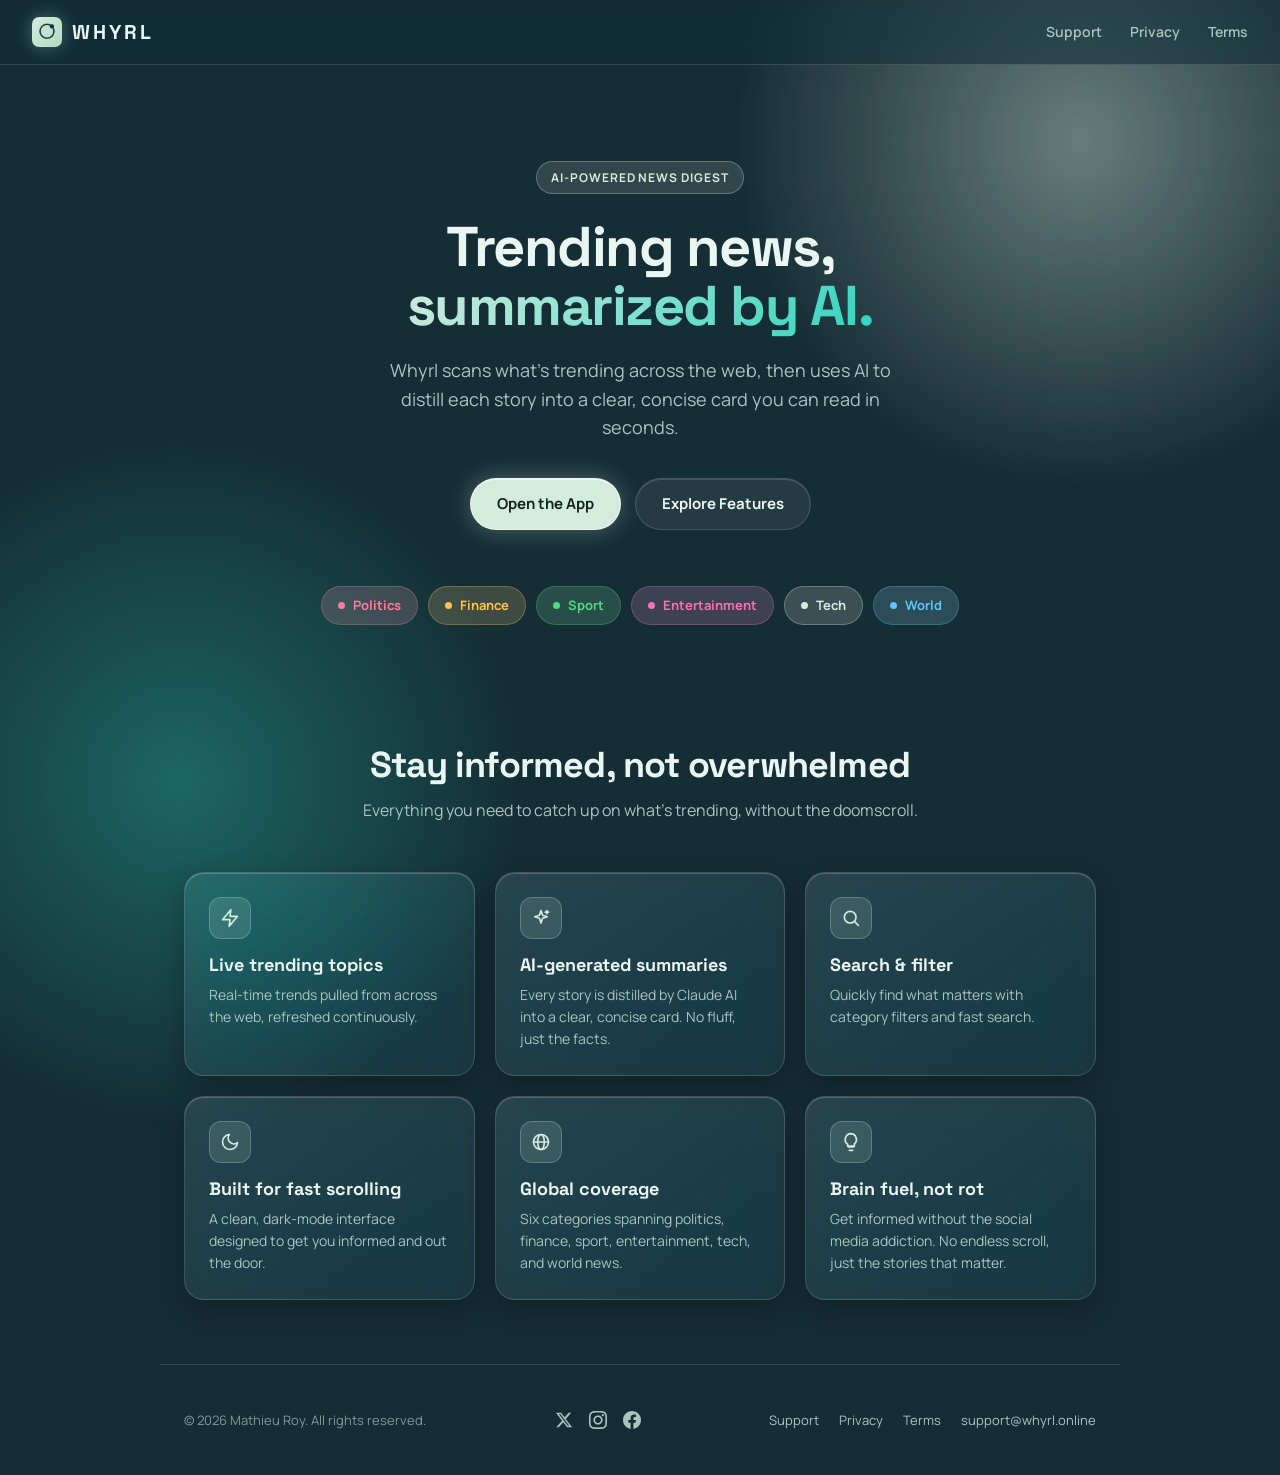
<file: index.html>
<!DOCTYPE html>
<html lang="en">
<head>
  <meta charset="UTF-8" />
  <meta name="viewport" content="width=device-width, initial-scale=1.0" />
  <meta name="description" content="Whyrl scans what's trending across the web, then uses AI to distill each story into a clear, concise card you can read in seconds." />
  <title>Whyrl. Trending news, summarized by AI</title>
  <link rel="canonical" href="https://whyrl.app/" />

  <link rel="icon" href="/favicon.ico" sizes="any" />
  <link rel="icon" type="image/png" sizes="32x32" href="/favicon-32.png" />
  <link rel="icon" type="image/png" sizes="16x16" href="/favicon-16.png" />
  <link rel="apple-touch-icon" sizes="180x180" href="/apple-touch-icon.png" />
  <meta name="theme-color" content="#152d35" />

  <meta property="og:type" content="website" />
  <meta property="og:url" content="https://whyrl.app/" />
  <meta property="og:title" content="Whyrl. Trending news, summarized by AI" />
  <meta property="og:description" content="Brain fuel, not rot. Whyrl distills trending stories into clear AI summaries. Stay informed without the doomscroll." />
  <meta property="og:image" content="https://whyrl.app/og-image.png" />
  <meta property="og:image:width" content="1200" />
  <meta property="og:image:height" content="630" />

  <meta name="twitter:card" content="summary_large_image" />
  <meta name="twitter:title" content="Whyrl. Trending news, summarized by AI" />
  <meta name="twitter:description" content="Brain fuel, not rot. Whyrl distills trending stories into clear AI summaries. Stay informed without the doomscroll." />
  <meta name="twitter:image" content="https://whyrl.app/og-image.png" />

  <link rel="preconnect" href="https://fonts.googleapis.com">
  <link rel="preconnect" href="https://fonts.gstatic.com" crossorigin>
  <link href="https://fonts.googleapis.com/css2?family=Manrope:wght@400;500;600;700;800&family=Space+Grotesk:wght@500;600;700&display=swap" rel="stylesheet">
  <link rel="stylesheet" href="styles.css" />
</head>
<body>
  <header class="header">
    <div class="header-inner">
      <a class="logo" href="index.html">
        <img class="logo-mark" src="/apple-touch-icon.png" alt="" width="30" height="30" />
        Whyrl
      </a>
      <nav>
        <a href="support.html">Support</a>
        <a href="privacy.html">Privacy</a>
        <a href="terms.html">Terms</a>
      </nav>
    </div>
  </header>

  <main>
    <section class="hero">
      <span class="eyebrow">AI-Powered News Digest</span>
      <h1>Trending news,<br /><span class="accent">summarized by AI.</span></h1>
      <p class="subtitle">
        Whyrl scans what's trending across the web, then uses AI to
        distill each story into a clear, concise card you can read in seconds.
      </p>
      <div class="cta-row">
        <a class="btn btn-primary" href="https://app.whyrl.app">Open the App</a>
        <a class="btn btn-secondary" href="#categories">Explore Features</a>
      </div>
      <div class="categories" id="categories">
        <span class="pill" style="--accent:var(--c-politics); color:var(--c-politics); border-color:color-mix(in srgb, var(--c-politics) 28%, transparent); background:color-mix(in srgb, var(--c-politics) 12%, var(--surface));">Politics</span>
        <span class="pill" style="--accent:var(--c-finance); color:var(--c-finance); border-color:color-mix(in srgb, var(--c-finance) 28%, transparent); background:color-mix(in srgb, var(--c-finance) 12%, var(--surface));">Finance</span>
        <span class="pill" style="--accent:var(--c-sport); color:var(--c-sport); border-color:color-mix(in srgb, var(--c-sport) 28%, transparent); background:color-mix(in srgb, var(--c-sport) 12%, var(--surface));">Sport</span>
        <span class="pill" style="--accent:var(--c-entertainment); color:var(--c-entertainment); border-color:color-mix(in srgb, var(--c-entertainment) 28%, transparent); background:color-mix(in srgb, var(--c-entertainment) 12%, var(--surface));">Entertainment</span>
        <span class="pill" style="--accent:var(--c-tech); color:var(--c-tech); border-color:color-mix(in srgb, var(--c-tech) 28%, transparent); background:color-mix(in srgb, var(--c-tech) 12%, var(--surface));">Tech</span>
        <span class="pill" style="--accent:var(--c-world); color:var(--c-world); border-color:color-mix(in srgb, var(--c-world) 28%, transparent); background:color-mix(in srgb, var(--c-world) 12%, var(--surface));">World</span>
      </div>
    </section>

    <section class="section">
      <div class="section-head">
        <h2>Stay informed, not overwhelmed</h2>
        <p>Everything you need to catch up on what's trending, without the doomscroll.</p>
      </div>
      <div class="grid">
        <div class="card">
          <div class="card-icon" aria-hidden="true"><svg viewBox="0 0 24 24"><polygon points="13 2 3 14 12 14 11 22 21 10 12 10 13 2"/></svg></div>
          <h3>Live trending topics</h3>
          <p>Real-time trends pulled from across the web, refreshed continuously.</p>
        </div>
        <div class="card">
          <div class="card-icon" aria-hidden="true"><svg viewBox="0 0 24 24"><path d="M12 3l1.9 5.6L19.5 10.5l-5.6 1.9L12 18l-1.9-5.6L4.5 10.5l5.6-1.9z"/><path d="M19 3v4M17 5h4"/></svg></div>
          <h3>AI-generated summaries</h3>
          <p>Every story is distilled by Claude AI into a clear, concise card. No fluff, just the facts.</p>
        </div>
        <div class="card">
          <div class="card-icon" aria-hidden="true"><svg viewBox="0 0 24 24"><circle cx="11" cy="11" r="7"/><line x1="21" y1="21" x2="16.65" y2="16.65"/></svg></div>
          <h3>Search &amp; filter</h3>
          <p>Quickly find what matters with category filters and fast search.</p>
        </div>
        <div class="card">
          <div class="card-icon" aria-hidden="true"><svg viewBox="0 0 24 24"><path d="M21 12.8A9 9 0 1 1 11.2 3a7 7 0 0 0 9.8 9.8z"/></svg></div>
          <h3>Built for fast scrolling</h3>
          <p>A clean, dark-mode interface designed to get you informed and out the door.</p>
        </div>
        <div class="card">
          <div class="card-icon" aria-hidden="true"><svg viewBox="0 0 24 24"><circle cx="12" cy="12" r="9"/><ellipse cx="12" cy="12" rx="4" ry="9"/><line x1="3" y1="12" x2="21" y2="12"/></svg></div>
          <h3>Global coverage</h3>
          <p>Six categories spanning politics, finance, sport, entertainment, tech, and world news.</p>
        </div>
        <div class="card">
          <div class="card-icon" aria-hidden="true"><svg viewBox="0 0 24 24"><path d="M9 18h6M10 22h4M12 2a7 7 0 0 0-4 12.7V17h8v-2.7A7 7 0 0 0 12 2z"/></svg></div>
          <h3>Brain fuel, not rot</h3>
          <p>Get informed without the social media addiction. No endless scroll, just the stories that matter.</p>
        </div>
      </div>
    </section>

  </main>

  <footer class="footer">
    <p>&copy; 2026 Mathieu Roy. All rights reserved.</p>
    <div class="footer-social">
      <a href="https://x.com/WhyrlApp" target="_blank" rel="noopener" aria-label="Whyrl on X"><svg viewBox="0 0 24 24" width="18" height="18" fill="currentColor"><path d="M18.244 2.25h3.308l-7.227 8.26 8.502 11.24H16.17l-5.214-6.817L4.99 21.75H1.68l7.73-8.835L1.254 2.25H8.08l4.713 6.231zm-1.161 17.52h1.833L7.084 4.126H5.117z"/></svg></a>
      <a href="https://www.instagram.com/whyrlnews/" target="_blank" rel="noopener" aria-label="Whyrl on Instagram"><svg viewBox="0 0 24 24" width="18" height="18" fill="currentColor"><path d="M12 0C8.74 0 8.333.014 7.053.072 5.775.132 4.905.333 4.14.63c-.789.306-1.459.717-2.126 1.384S.935 3.35.63 4.14C.333 4.905.131 5.775.072 7.053.014 8.333 0 8.74 0 12s.014 3.667.072 4.947c.06 1.277.261 2.148.558 2.913.306.788.717 1.459 1.384 2.126.667.666 1.336 1.079 2.126 1.384.766.296 1.636.499 2.913.558C8.333 23.986 8.74 24 12 24s3.667-.014 4.947-.072c1.277-.06 2.148-.262 2.913-.558.788-.306 1.459-.718 2.126-1.384.666-.667 1.079-1.335 1.384-2.126.296-.765.499-1.636.558-2.913.06-1.28.072-1.687.072-4.947s-.014-3.667-.072-4.947c-.06-1.277-.262-2.149-.558-2.913-.306-.789-.718-1.459-1.384-2.126C21.319 1.347 20.651.935 19.86.63c-.765-.297-1.636-.499-2.913-.558C15.667.014 15.26 0 12 0zm0 2.16c3.203 0 3.585.016 4.85.071 1.17.055 1.805.249 2.227.415.562.217.96.477 1.382.896.419.42.679.819.896 1.381.164.422.36 1.057.413 2.227.057 1.266.07 1.646.07 4.85s-.015 3.585-.074 4.85c-.061 1.17-.256 1.805-.421 2.227-.224.562-.479.96-.897 1.382-.419.419-.824.679-1.38.896-.42.164-1.065.36-2.235.413-1.274.057-1.649.07-4.859.07-3.211 0-3.586-.015-4.859-.074-1.171-.061-1.816-.256-2.236-.421-.569-.224-.96-.479-1.379-.897-.421-.419-.69-.824-.897-1.38-.165-.42-.36-1.065-.42-2.235-.045-1.26-.061-1.649-.061-4.844 0-3.196.016-3.586.061-4.861.06-1.17.255-1.814.42-2.234.207-.569.477-.96.897-1.381.419-.419.81-.689 1.379-.896.42-.166 1.051-.361 2.221-.421 1.275-.045 1.65-.06 4.859-.06l.045.03zm0 3.678c-3.405 0-6.162 2.76-6.162 6.162 0 3.405 2.76 6.162 6.162 6.162 3.405 0 6.162-2.76 6.162-6.162 0-3.405-2.76-6.162-6.162-6.162zM12 16c-2.21 0-4-1.79-4-4s1.79-4 4-4 4 1.79 4 4-1.79 4-4 4zm7.846-10.405c0 .795-.646 1.44-1.44 1.44-.795 0-1.44-.646-1.44-1.44 0-.795.646-1.439 1.44-1.439.793-.001 1.44.644 1.44 1.439z"/></svg></a>
      <a href="https://www.facebook.com/profile.php?id=61594895091318" target="_blank" rel="noopener" aria-label="Whyrl on Facebook"><svg viewBox="0 0 24 24" width="18" height="18" fill="currentColor"><path d="M24 12.073c0-6.627-5.373-12-12-12s-12 5.373-12 12c0 5.99 4.388 10.954 10.125 11.854v-8.385H7.078v-3.47h3.047V9.43c0-3.007 1.792-4.669 4.533-4.669 1.312 0 2.686.235 2.686.235v2.953H15.83c-1.491 0-1.956.925-1.956 1.874v2.25h3.328l-.532 3.47h-2.796v8.385C19.612 23.027 24 18.062 24 12.073z"/></svg></a>
    </div>
    <div class="footer-links">
      <a href="support.html">Support</a>
      <a href="privacy.html">Privacy</a>
      <a href="terms.html">Terms</a>
      <a href="mailto:support@whyrl.online">support@whyrl.online</a>
    </div>
  </footer>
</body>
</html>
</file>
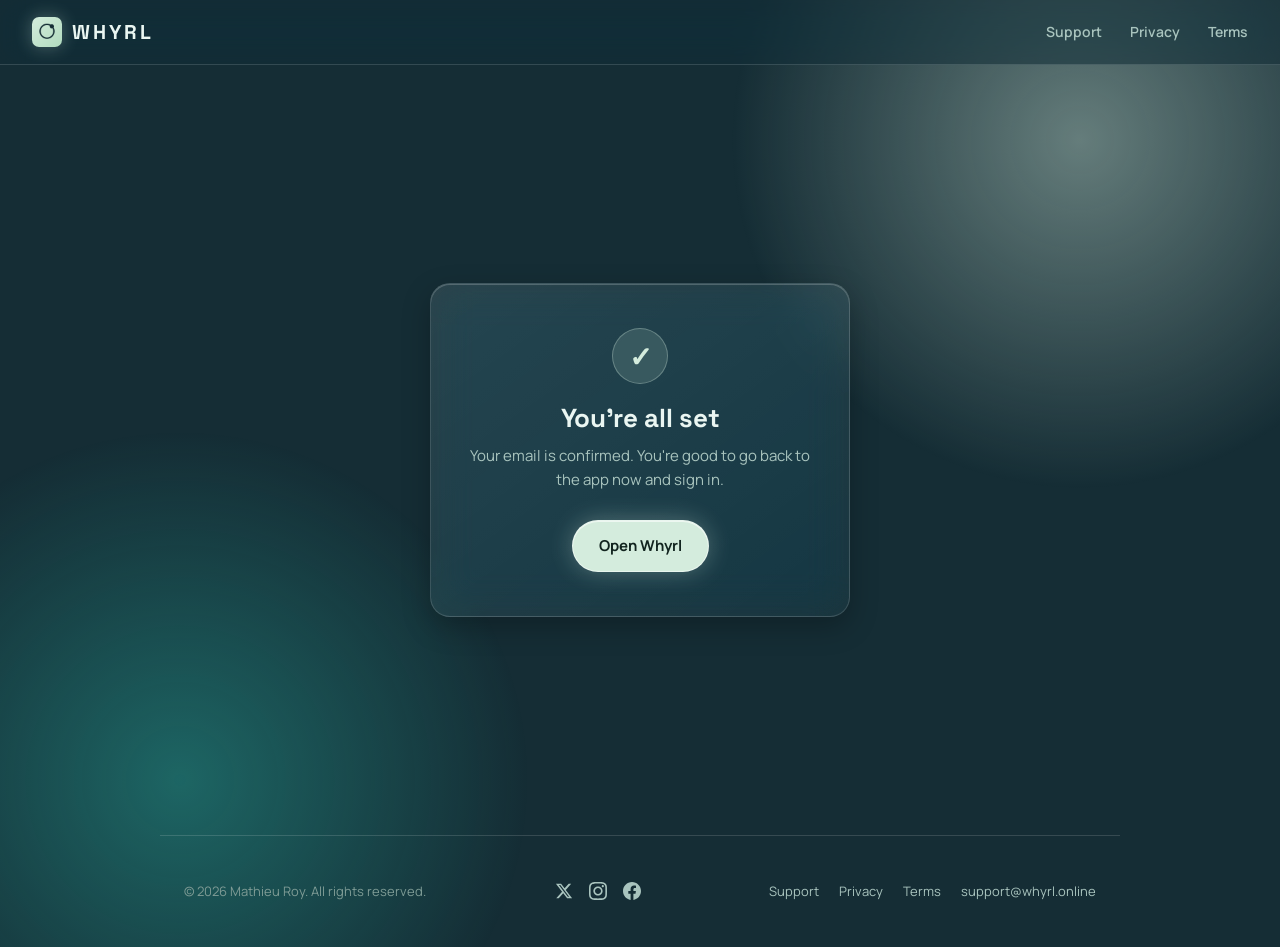
<file: confirmed.html>
<!DOCTYPE html>
<html lang="en">
<head>
  <meta charset="UTF-8" />
  <meta name="viewport" content="width=device-width, initial-scale=1.0" />
  <meta name="robots" content="noindex" />
  <title>Email confirmed - Whyrl</title>

  <link rel="icon" href="/favicon.ico" sizes="any" />
  <link rel="icon" type="image/png" sizes="32x32" href="/favicon-32.png" />
  <link rel="icon" type="image/png" sizes="16x16" href="/favicon-16.png" />
  <link rel="apple-touch-icon" sizes="180x180" href="/apple-touch-icon.png" />
  <meta name="theme-color" content="#152d35" />

  <link rel="preconnect" href="https://fonts.googleapis.com">
  <link rel="preconnect" href="https://fonts.gstatic.com" crossorigin>
  <link href="https://fonts.googleapis.com/css2?family=Manrope:wght@400;500;600;700;800&family=Space+Grotesk:wght@500;600;700&display=swap" rel="stylesheet">
  <link rel="stylesheet" href="styles.css" />
</head>
<body>
  <header class="header">
    <div class="header-inner">
      <a class="logo" href="index.html">
        <img class="logo-mark" src="/apple-touch-icon.png" alt="" width="30" height="30" />
        Whyrl
      </a>
      <nav>
        <a href="support.html">Support</a>
        <a href="privacy.html">Privacy</a>
        <a href="terms.html">Terms</a>
      </nav>
    </div>
  </header>

  <main class="confirm-wrap">
    <div class="confirm-card">
      <span class="confirm-icon">&check;</span>
      <h1>You're all set</h1>
      <p>Your email is confirmed. You're good to go back to the app now and sign in.</p>
      <a class="btn btn-primary" href="whyrl://">Open Whyrl</a>
    </div>
  </main>

  <footer class="footer">
    <p>&copy; 2026 Mathieu Roy. All rights reserved.</p>
    <div class="footer-social">
      <a href="https://x.com/WhyrlApp" target="_blank" rel="noopener" aria-label="Whyrl on X"><svg viewBox="0 0 24 24" width="18" height="18" fill="currentColor"><path d="M18.244 2.25h3.308l-7.227 8.26 8.502 11.24H16.17l-5.214-6.817L4.99 21.75H1.68l7.73-8.835L1.254 2.25H8.08l4.713 6.231zm-1.161 17.52h1.833L7.084 4.126H5.117z"/></svg></a>
      <a href="https://www.instagram.com/whyrlnews/" target="_blank" rel="noopener" aria-label="Whyrl on Instagram"><svg viewBox="0 0 24 24" width="18" height="18" fill="currentColor"><path d="M12 0C8.74 0 8.333.014 7.053.072 5.775.132 4.905.333 4.14.63c-.789.306-1.459.717-2.126 1.384S.935 3.35.63 4.14C.333 4.905.131 5.775.072 7.053.014 8.333 0 8.74 0 12s.014 3.667.072 4.947c.06 1.277.261 2.148.558 2.913.306.788.717 1.459 1.384 2.126.667.666 1.336 1.079 2.126 1.384.766.296 1.636.499 2.913.558C8.333 23.986 8.74 24 12 24s3.667-.014 4.947-.072c1.277-.06 2.148-.262 2.913-.558.788-.306 1.459-.718 2.126-1.384.666-.667 1.079-1.335 1.384-2.126.296-.765.499-1.636.558-2.913.06-1.28.072-1.687.072-4.947s-.014-3.667-.072-4.947c-.06-1.277-.262-2.149-.558-2.913-.306-.789-.718-1.459-1.384-2.126C21.319 1.347 20.651.935 19.86.63c-.765-.297-1.636-.499-2.913-.558C15.667.014 15.26 0 12 0zm0 2.16c3.203 0 3.585.016 4.85.071 1.17.055 1.805.249 2.227.415.562.217.96.477 1.382.896.419.42.679.819.896 1.381.164.422.36 1.057.413 2.227.057 1.266.07 1.646.07 4.85s-.015 3.585-.074 4.85c-.061 1.17-.256 1.805-.421 2.227-.224.562-.479.96-.897 1.382-.419.419-.824.679-1.38.896-.42.164-1.065.36-2.235.413-1.274.057-1.649.07-4.859.07-3.211 0-3.586-.015-4.859-.074-1.171-.061-1.816-.256-2.236-.421-.569-.224-.96-.479-1.379-.897-.421-.419-.69-.824-.897-1.38-.165-.42-.36-1.065-.42-2.235-.045-1.26-.061-1.649-.061-4.844 0-3.196.016-3.586.061-4.861.06-1.17.255-1.814.42-2.234.207-.569.477-.96.897-1.381.419-.419.81-.689 1.379-.896.42-.166 1.051-.361 2.221-.421 1.275-.045 1.65-.06 4.859-.06l.045.03zm0 3.678c-3.405 0-6.162 2.76-6.162 6.162 0 3.405 2.76 6.162 6.162 6.162 3.405 0 6.162-2.76 6.162-6.162 0-3.405-2.76-6.162-6.162-6.162zM12 16c-2.21 0-4-1.79-4-4s1.79-4 4-4 4 1.79 4 4-1.79 4-4 4zm7.846-10.405c0 .795-.646 1.44-1.44 1.44-.795 0-1.44-.646-1.44-1.44 0-.795.646-1.439 1.44-1.439.793-.001 1.44.644 1.44 1.439z"/></svg></a>
      <a href="https://www.facebook.com/profile.php?id=61594895091318" target="_blank" rel="noopener" aria-label="Whyrl on Facebook"><svg viewBox="0 0 24 24" width="18" height="18" fill="currentColor"><path d="M24 12.073c0-6.627-5.373-12-12-12s-12 5.373-12 12c0 5.99 4.388 10.954 10.125 11.854v-8.385H7.078v-3.47h3.047V9.43c0-3.007 1.792-4.669 4.533-4.669 1.312 0 2.686.235 2.686.235v2.953H15.83c-1.491 0-1.956.925-1.956 1.874v2.25h3.328l-.532 3.47h-2.796v8.385C19.612 23.027 24 18.062 24 12.073z"/></svg></a>
    </div>
    <div class="footer-links">
      <a href="support.html">Support</a>
      <a href="privacy.html">Privacy</a>
      <a href="terms.html">Terms</a>
      <a href="mailto:support@whyrl.online">support@whyrl.online</a>
    </div>
  </footer>
</body>
</html>
</file>
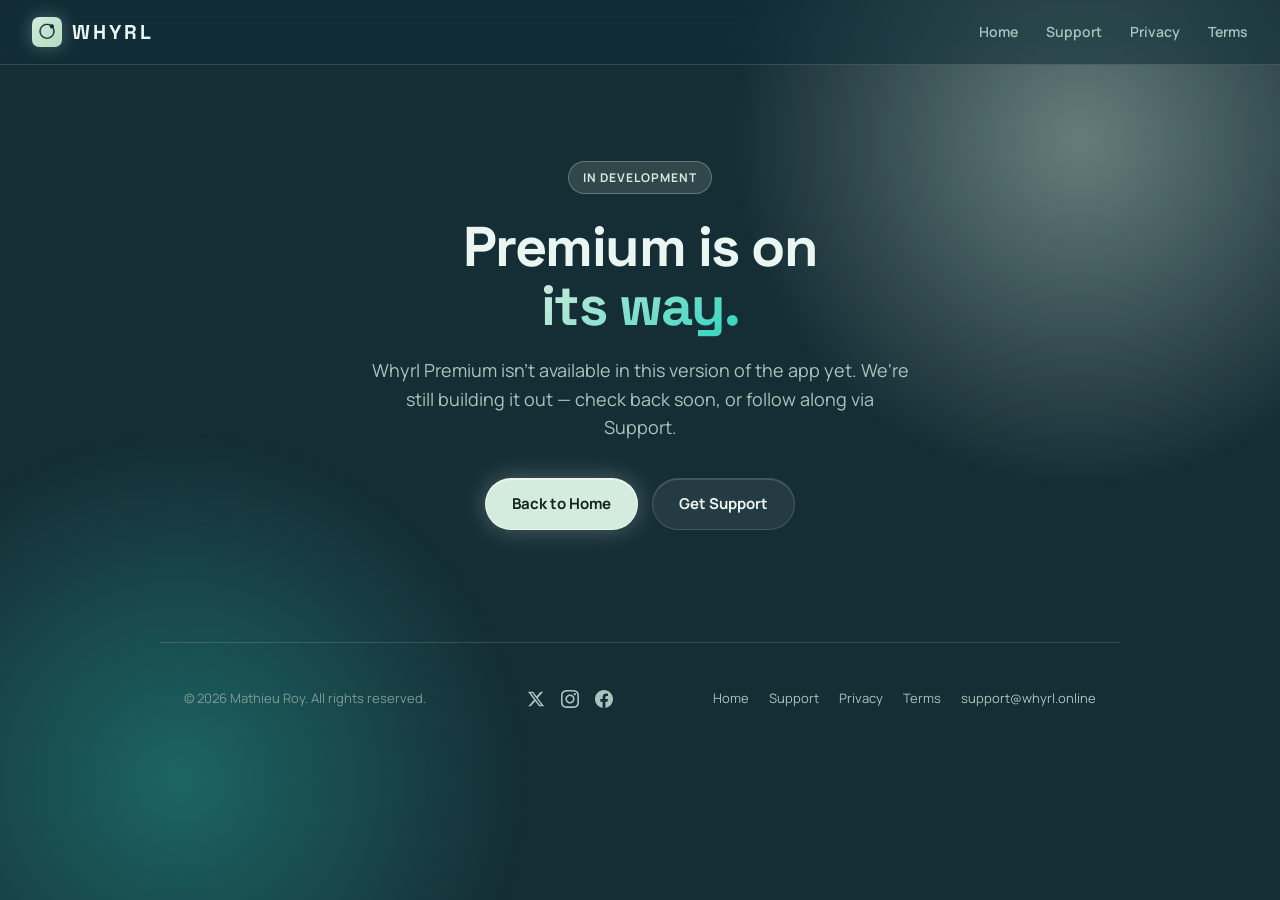
<file: premium.html>
<!DOCTYPE html>
<html lang="en">
<head>
  <meta charset="UTF-8" />
  <meta name="viewport" content="width=device-width, initial-scale=1.0" />
  <meta name="description" content="Whyrl Premium is in development. Check back soon." />
  <title>Premium. Whyrl</title>
  <link rel="canonical" href="https://whyrl.app/premium.html" />

  <link rel="icon" href="/favicon.ico" sizes="any" />
  <link rel="icon" type="image/png" sizes="32x32" href="/favicon-32.png" />
  <link rel="icon" type="image/png" sizes="16x16" href="/favicon-16.png" />
  <link rel="apple-touch-icon" sizes="180x180" href="/apple-touch-icon.png" />
  <meta name="theme-color" content="#152d35" />

  <meta property="og:type" content="website" />
  <meta property="og:url" content="https://whyrl.app/premium.html" />
  <meta property="og:title" content="Premium. Whyrl" />
  <meta property="og:description" content="Whyrl Premium is in development. Check back soon." />
  <meta property="og:image" content="https://whyrl.app/og-image.png" />
  <meta property="og:image:width" content="1200" />
  <meta property="og:image:height" content="630" />

  <meta name="twitter:card" content="summary_large_image" />
  <meta name="twitter:title" content="Premium. Whyrl" />
  <meta name="twitter:description" content="Whyrl Premium is in development. Check back soon." />
  <meta name="twitter:image" content="https://whyrl.app/og-image.png" />

  <link rel="preconnect" href="https://fonts.googleapis.com">
  <link rel="preconnect" href="https://fonts.gstatic.com" crossorigin>
  <link href="https://fonts.googleapis.com/css2?family=Manrope:wght@400;500;600;700;800&family=Space+Grotesk:wght@500;600;700&display=swap" rel="stylesheet">
  <link rel="stylesheet" href="styles.css" />
</head>
<body>
  <header class="header">
    <div class="header-inner">
      <a class="logo" href="index.html">
        <img class="logo-mark" src="/apple-touch-icon.png" alt="" width="30" height="30" />
        Whyrl
      </a>
      <nav>
        <a href="index.html">Home</a>
        <a href="support.html">Support</a>
        <a href="privacy.html">Privacy</a>
        <a href="terms.html">Terms</a>
      </nav>
    </div>
  </header>

  <main>
    <section class="hero">
      <span class="eyebrow">In Development</span>
      <h1>Premium is on<br /><span class="accent">its way.</span></h1>
      <p class="subtitle">
        Whyrl Premium isn't available in this version of the app yet. We're still
        building it out — check back soon, or follow along via Support.
      </p>
      <div class="cta-row">
        <a class="btn btn-primary" href="index.html">Back to Home</a>
        <a class="btn btn-secondary" href="support.html">Get Support</a>
      </div>
    </section>
  </main>

  <footer class="footer">
    <p>&copy; 2026 Mathieu Roy. All rights reserved.</p>
    <div class="footer-social">
      <a href="https://x.com/WhyrlApp" target="_blank" rel="noopener" aria-label="Whyrl on X"><svg viewBox="0 0 24 24" width="18" height="18" fill="currentColor"><path d="M18.244 2.25h3.308l-7.227 8.26 8.502 11.24H16.17l-5.214-6.817L4.99 21.75H1.68l7.73-8.835L1.254 2.25H8.08l4.713 6.231zm-1.161 17.52h1.833L7.084 4.126H5.117z"/></svg></a>
      <a href="https://www.instagram.com/whyrlnews/" target="_blank" rel="noopener" aria-label="Whyrl on Instagram"><svg viewBox="0 0 24 24" width="18" height="18" fill="currentColor"><path d="M12 0C8.74 0 8.333.014 7.053.072 5.775.132 4.905.333 4.14.63c-.789.306-1.459.717-2.126 1.384S.935 3.35.63 4.14C.333 4.905.131 5.775.072 7.053.014 8.333 0 8.74 0 12s.014 3.667.072 4.947c.06 1.277.261 2.148.558 2.913.306.788.717 1.459 1.384 2.126.667.666 1.336 1.079 2.126 1.384.766.296 1.636.499 2.913.558C8.333 23.986 8.74 24 12 24s3.667-.014 4.947-.072c1.277-.06 2.148-.262 2.913-.558.788-.306 1.459-.718 2.126-1.384.666-.667 1.079-1.335 1.384-2.126.296-.765.499-1.636.558-2.913.06-1.28.072-1.687.072-4.947s-.014-3.667-.072-4.947c-.06-1.277-.262-2.149-.558-2.913-.306-.789-.718-1.459-1.384-2.126C21.319 1.347 20.651.935 19.86.63c-.765-.297-1.636-.499-2.913-.558C15.667.014 15.26 0 12 0zm0 2.16c3.203 0 3.585.016 4.85.071 1.17.055 1.805.249 2.227.415.562.217.96.477 1.382.896.419.42.679.819.896 1.381.164.422.36 1.057.413 2.227.057 1.266.07 1.646.07 4.85s-.015 3.585-.074 4.85c-.061 1.17-.256 1.805-.421 2.227-.224.562-.479.96-.897 1.382-.419.419-.824.679-1.38.896-.42.164-1.065.36-2.235.413-1.274.057-1.649.07-4.859.07-3.211 0-3.586-.015-4.859-.074-1.171-.061-1.816-.256-2.236-.421-.569-.224-.96-.479-1.379-.897-.421-.419-.69-.824-.897-1.38-.165-.42-.36-1.065-.42-2.235-.045-1.26-.061-1.649-.061-4.844 0-3.196.016-3.586.061-4.861.06-1.17.255-1.814.42-2.234.207-.569.477-.96.897-1.381.419-.419.81-.689 1.379-.896.42-.166 1.051-.361 2.221-.421 1.275-.045 1.65-.06 4.859-.06l.045.03zm0 3.678c-3.405 0-6.162 2.76-6.162 6.162 0 3.405 2.76 6.162 6.162 6.162 3.405 0 6.162-2.76 6.162-6.162 0-3.405-2.76-6.162-6.162-6.162zM12 16c-2.21 0-4-1.79-4-4s1.79-4 4-4 4 1.79 4 4-1.79 4-4 4zm7.846-10.405c0 .795-.646 1.44-1.44 1.44-.795 0-1.44-.646-1.44-1.44 0-.795.646-1.439 1.44-1.439.793-.001 1.44.644 1.44 1.439z"/></svg></a>
      <a href="https://www.facebook.com/profile.php?id=61594895091318" target="_blank" rel="noopener" aria-label="Whyrl on Facebook"><svg viewBox="0 0 24 24" width="18" height="18" fill="currentColor"><path d="M24 12.073c0-6.627-5.373-12-12-12s-12 5.373-12 12c0 5.99 4.388 10.954 10.125 11.854v-8.385H7.078v-3.47h3.047V9.43c0-3.007 1.792-4.669 4.533-4.669 1.312 0 2.686.235 2.686.235v2.953H15.83c-1.491 0-1.956.925-1.956 1.874v2.25h3.328l-.532 3.47h-2.796v8.385C19.612 23.027 24 18.062 24 12.073z"/></svg></a>
    </div>
    <div class="footer-links">
      <a href="index.html">Home</a>
      <a href="support.html">Support</a>
      <a href="privacy.html">Privacy</a>
      <a href="terms.html">Terms</a>
      <a href="mailto:support@whyrl.online">support@whyrl.online</a>
    </div>
  </footer>
</body>
</html>
</file>
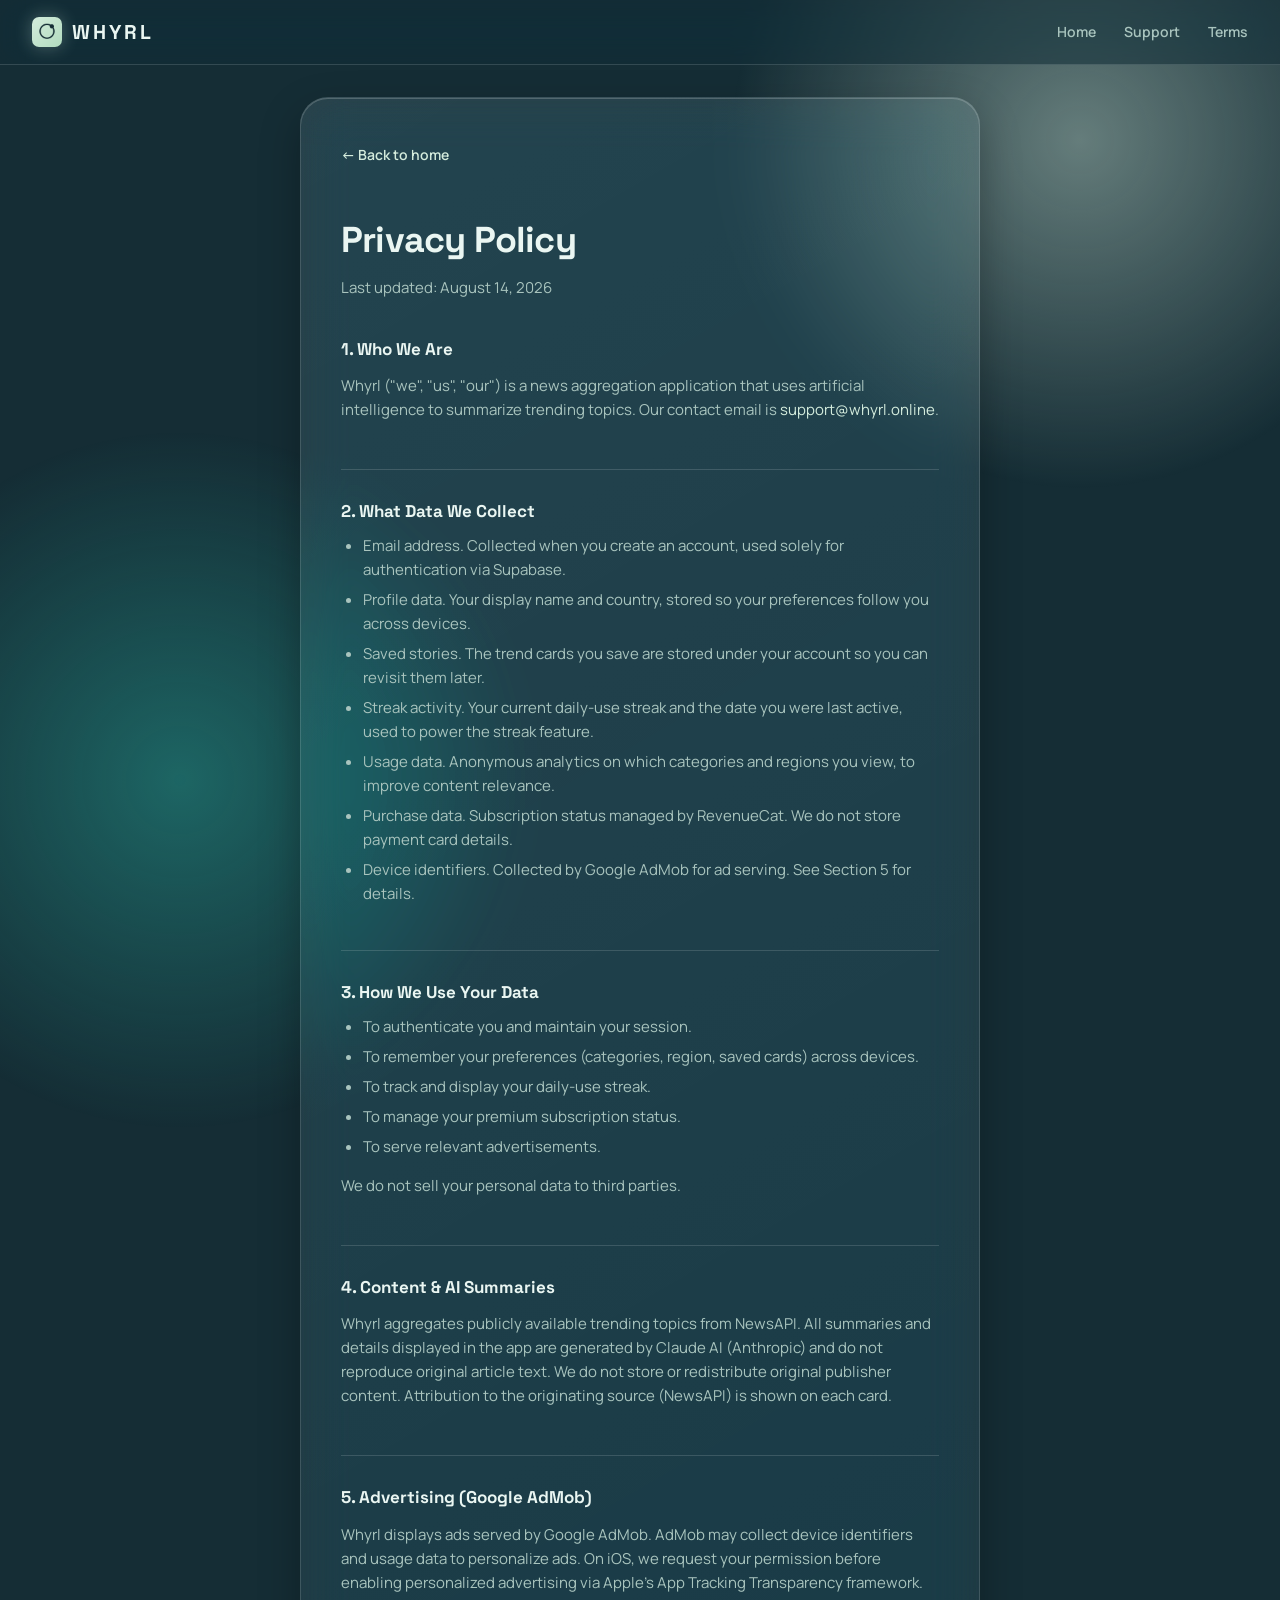
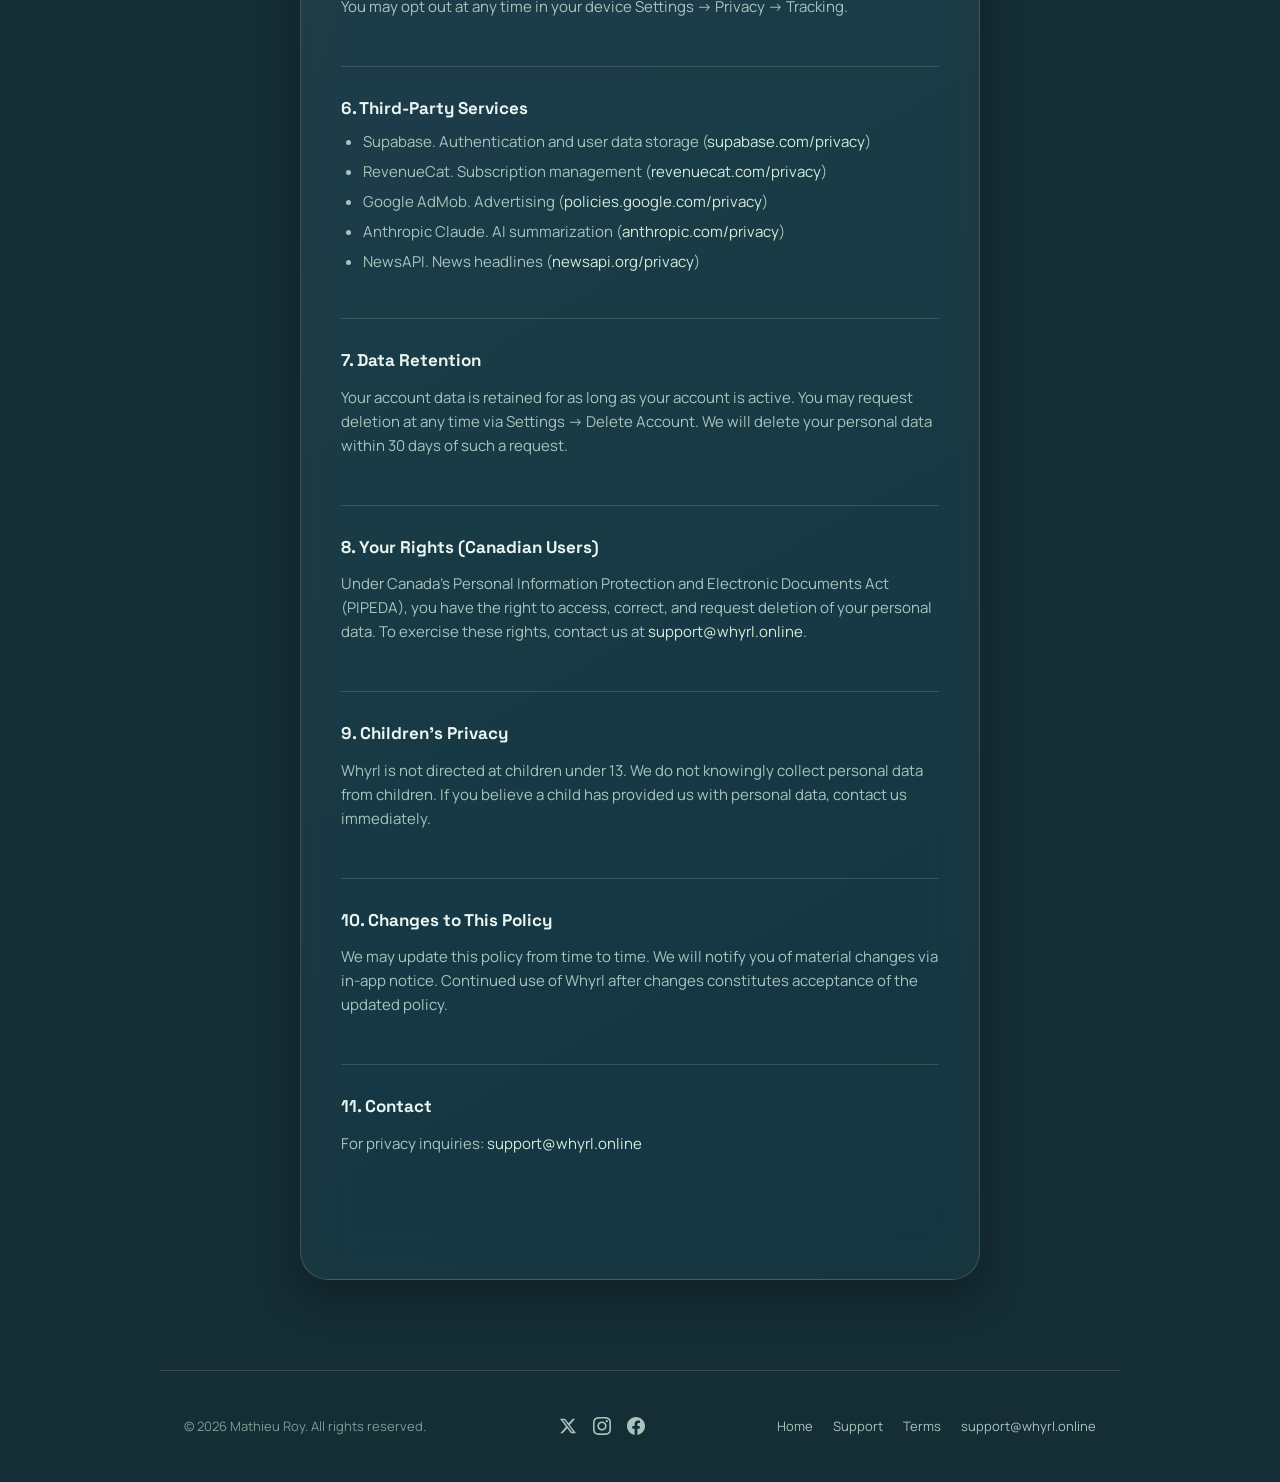
<file: privacy.html>
<!DOCTYPE html>
<html lang="en">
<head>
  <meta charset="UTF-8" />
  <meta name="viewport" content="width=device-width, initial-scale=1.0" />
  <meta name="description" content="Whyrl's privacy policy. What data we collect, how it's used, and your rights." />
  <title>Privacy Policy. Whyrl</title>
  <link rel="canonical" href="https://whyrl.app/privacy.html" />

  <link rel="icon" href="/favicon.ico" sizes="any" />
  <link rel="icon" type="image/png" sizes="32x32" href="/favicon-32.png" />
  <link rel="icon" type="image/png" sizes="16x16" href="/favicon-16.png" />
  <link rel="apple-touch-icon" sizes="180x180" href="/apple-touch-icon.png" />
  <meta name="theme-color" content="#152d35" />

  <meta property="og:type" content="website" />
  <meta property="og:url" content="https://whyrl.app/privacy.html" />
  <meta property="og:title" content="Privacy Policy. Whyrl" />
  <meta property="og:description" content="Whyrl's privacy policy. What data we collect, how it's used, and your rights." />
  <meta property="og:image" content="https://whyrl.app/og-image.png" />
  <meta property="og:image:width" content="1200" />
  <meta property="og:image:height" content="630" />

  <meta name="twitter:card" content="summary_large_image" />
  <meta name="twitter:title" content="Privacy Policy. Whyrl" />
  <meta name="twitter:description" content="Whyrl's privacy policy. What data we collect, how it's used, and your rights." />
  <meta name="twitter:image" content="https://whyrl.app/og-image.png" />

  <link rel="preconnect" href="https://fonts.googleapis.com">
  <link rel="preconnect" href="https://fonts.gstatic.com" crossorigin>
  <link href="https://fonts.googleapis.com/css2?family=Manrope:wght@400;500;600;700;800&family=Space+Grotesk:wght@500;600;700&display=swap" rel="stylesheet">
  <link rel="stylesheet" href="styles.css" />
</head>
<body>
  <header class="header">
    <div class="header-inner">
      <a class="logo" href="index.html">
        <img class="logo-mark" src="/apple-touch-icon.png" alt="" width="30" height="30" />
        Whyrl
      </a>
      <nav>
        <a href="index.html">Home</a>
        <a href="support.html">Support</a>
        <a href="terms.html">Terms</a>
      </nav>
    </div>
  </header>

  <main class="content">
    <a class="back-link" href="index.html">&larr; Back to home</a>
    <h1>Privacy Policy</h1>
    <p class="updated">Last updated: August 14, 2026</p>

    <section>
      <h2>1. Who We Are</h2>
      <p>
        Whyrl ("we", "us", "our") is a news aggregation application that uses artificial
        intelligence to summarize trending topics. Our contact email is
        <a href="mailto:support@whyrl.online">support@whyrl.online</a>.
      </p>
    </section>

    <section>
      <h2>2. What Data We Collect</h2>
      <ul>
        <li>Email address. Collected when you create an account, used solely for authentication via Supabase.</li>
        <li>Profile data. Your display name and country, stored so your preferences follow you across devices.</li>
        <li>Saved stories. The trend cards you save are stored under your account so you can revisit them later.</li>
        <li>Streak activity. Your current daily-use streak and the date you were last active, used to power the streak feature.</li>
        <li>Usage data. Anonymous analytics on which categories and regions you view, to improve content relevance.</li>
        <li>Purchase data. Subscription status managed by RevenueCat. We do not store payment card details.</li>
        <li>Device identifiers. Collected by Google AdMob for ad serving. See Section 5 for details.</li>
      </ul>
    </section>

    <section>
      <h2>3. How We Use Your Data</h2>
      <ul>
        <li>To authenticate you and maintain your session.</li>
        <li>To remember your preferences (categories, region, saved cards) across devices.</li>
        <li>To track and display your daily-use streak.</li>
        <li>To manage your premium subscription status.</li>
        <li>To serve relevant advertisements.</li>
      </ul>
      <p>We do not sell your personal data to third parties.</p>
    </section>

    <section>
      <h2>4. Content &amp; AI Summaries</h2>
      <p>
        Whyrl aggregates publicly available trending topics from NewsAPI. All
        summaries and details displayed in the app are generated by Claude AI (Anthropic)
        and do not reproduce original article text. We do not store or redistribute
        original publisher content. Attribution to the originating source (NewsAPI)
        is shown on each card.
      </p>
    </section>

    <section>
      <h2>5. Advertising (Google AdMob)</h2>
      <p>
        Whyrl displays ads served by Google AdMob. AdMob may collect device
        identifiers and usage data to personalize ads. On iOS, we request your permission
        before enabling personalized advertising via Apple's App Tracking Transparency
        framework. You may opt out at any time in your device Settings &rarr; Privacy &rarr;
        Tracking.
      </p>
    </section>

    <section>
      <h2>6. Third-Party Services</h2>
      <ul>
        <li>Supabase. Authentication and user data storage (<a href="https://supabase.com/privacy">supabase.com/privacy</a>)</li>
        <li>RevenueCat. Subscription management (<a href="https://www.revenuecat.com/privacy">revenuecat.com/privacy</a>)</li>
        <li>Google AdMob. Advertising (<a href="https://policies.google.com/privacy">policies.google.com/privacy</a>)</li>
        <li>Anthropic Claude. AI summarization (<a href="https://www.anthropic.com/privacy">anthropic.com/privacy</a>)</li>
        <li>NewsAPI. News headlines (<a href="https://newsapi.org/privacy">newsapi.org/privacy</a>)</li>
      </ul>
    </section>

    <section>
      <h2>7. Data Retention</h2>
      <p>
        Your account data is retained for as long as your account is active. You may
        request deletion at any time via Settings &rarr; Delete Account. We will delete
        your personal data within 30 days of such a request.
      </p>
    </section>

    <section>
      <h2>8. Your Rights (Canadian Users)</h2>
      <p>
        Under Canada's Personal Information Protection and Electronic Documents Act
        (PIPEDA), you have the right to access, correct, and request deletion of your
        personal data. To exercise these rights, contact us at
        <a href="mailto:support@whyrl.online">support@whyrl.online</a>.
      </p>
    </section>

    <section>
      <h2>9. Children's Privacy</h2>
      <p>
        Whyrl is not directed at children under 13. We do not knowingly collect personal
        data from children. If you believe a child has provided us with personal data,
        contact us immediately.
      </p>
    </section>

    <section>
      <h2>10. Changes to This Policy</h2>
      <p>
        We may update this policy from time to time. We will notify you of material
        changes via in-app notice. Continued use of Whyrl after changes constitutes
        acceptance of the updated policy.
      </p>
    </section>

    <section>
      <h2>11. Contact</h2>
      <p>For privacy inquiries: <a href="mailto:support@whyrl.online">support@whyrl.online</a></p>
    </section>
  </main>

  <footer class="footer">
    <p>&copy; 2026 Mathieu Roy. All rights reserved.</p>
    <div class="footer-social">
      <a href="https://x.com/WhyrlApp" target="_blank" rel="noopener" aria-label="Whyrl on X"><svg viewBox="0 0 24 24" width="18" height="18" fill="currentColor"><path d="M18.244 2.25h3.308l-7.227 8.26 8.502 11.24H16.17l-5.214-6.817L4.99 21.75H1.68l7.73-8.835L1.254 2.25H8.08l4.713 6.231zm-1.161 17.52h1.833L7.084 4.126H5.117z"/></svg></a>
      <a href="https://www.instagram.com/whyrlnews/" target="_blank" rel="noopener" aria-label="Whyrl on Instagram"><svg viewBox="0 0 24 24" width="18" height="18" fill="currentColor"><path d="M12 0C8.74 0 8.333.014 7.053.072 5.775.132 4.905.333 4.14.63c-.789.306-1.459.717-2.126 1.384S.935 3.35.63 4.14C.333 4.905.131 5.775.072 7.053.014 8.333 0 8.74 0 12s.014 3.667.072 4.947c.06 1.277.261 2.148.558 2.913.306.788.717 1.459 1.384 2.126.667.666 1.336 1.079 2.126 1.384.766.296 1.636.499 2.913.558C8.333 23.986 8.74 24 12 24s3.667-.014 4.947-.072c1.277-.06 2.148-.262 2.913-.558.788-.306 1.459-.718 2.126-1.384.666-.667 1.079-1.335 1.384-2.126.296-.765.499-1.636.558-2.913.06-1.28.072-1.687.072-4.947s-.014-3.667-.072-4.947c-.06-1.277-.262-2.149-.558-2.913-.306-.789-.718-1.459-1.384-2.126C21.319 1.347 20.651.935 19.86.63c-.765-.297-1.636-.499-2.913-.558C15.667.014 15.26 0 12 0zm0 2.16c3.203 0 3.585.016 4.85.071 1.17.055 1.805.249 2.227.415.562.217.96.477 1.382.896.419.42.679.819.896 1.381.164.422.36 1.057.413 2.227.057 1.266.07 1.646.07 4.85s-.015 3.585-.074 4.85c-.061 1.17-.256 1.805-.421 2.227-.224.562-.479.96-.897 1.382-.419.419-.824.679-1.38.896-.42.164-1.065.36-2.235.413-1.274.057-1.649.07-4.859.07-3.211 0-3.586-.015-4.859-.074-1.171-.061-1.816-.256-2.236-.421-.569-.224-.96-.479-1.379-.897-.421-.419-.69-.824-.897-1.38-.165-.42-.36-1.065-.42-2.235-.045-1.26-.061-1.649-.061-4.844 0-3.196.016-3.586.061-4.861.06-1.17.255-1.814.42-2.234.207-.569.477-.96.897-1.381.419-.419.81-.689 1.379-.896.42-.166 1.051-.361 2.221-.421 1.275-.045 1.65-.06 4.859-.06l.045.03zm0 3.678c-3.405 0-6.162 2.76-6.162 6.162 0 3.405 2.76 6.162 6.162 6.162 3.405 0 6.162-2.76 6.162-6.162 0-3.405-2.76-6.162-6.162-6.162zM12 16c-2.21 0-4-1.79-4-4s1.79-4 4-4 4 1.79 4 4-1.79 4-4 4zm7.846-10.405c0 .795-.646 1.44-1.44 1.44-.795 0-1.44-.646-1.44-1.44 0-.795.646-1.439 1.44-1.439.793-.001 1.44.644 1.44 1.439z"/></svg></a>
      <a href="https://www.facebook.com/profile.php?id=61594895091318" target="_blank" rel="noopener" aria-label="Whyrl on Facebook"><svg viewBox="0 0 24 24" width="18" height="18" fill="currentColor"><path d="M24 12.073c0-6.627-5.373-12-12-12s-12 5.373-12 12c0 5.99 4.388 10.954 10.125 11.854v-8.385H7.078v-3.47h3.047V9.43c0-3.007 1.792-4.669 4.533-4.669 1.312 0 2.686.235 2.686.235v2.953H15.83c-1.491 0-1.956.925-1.956 1.874v2.25h3.328l-.532 3.47h-2.796v8.385C19.612 23.027 24 18.062 24 12.073z"/></svg></a>
    </div>
    <div class="footer-links">
      <a href="index.html">Home</a>
      <a href="support.html">Support</a>
      <a href="terms.html">Terms</a>
      <a href="mailto:support@whyrl.online">support@whyrl.online</a>
    </div>
  </footer>
</body>
</html>
</file>
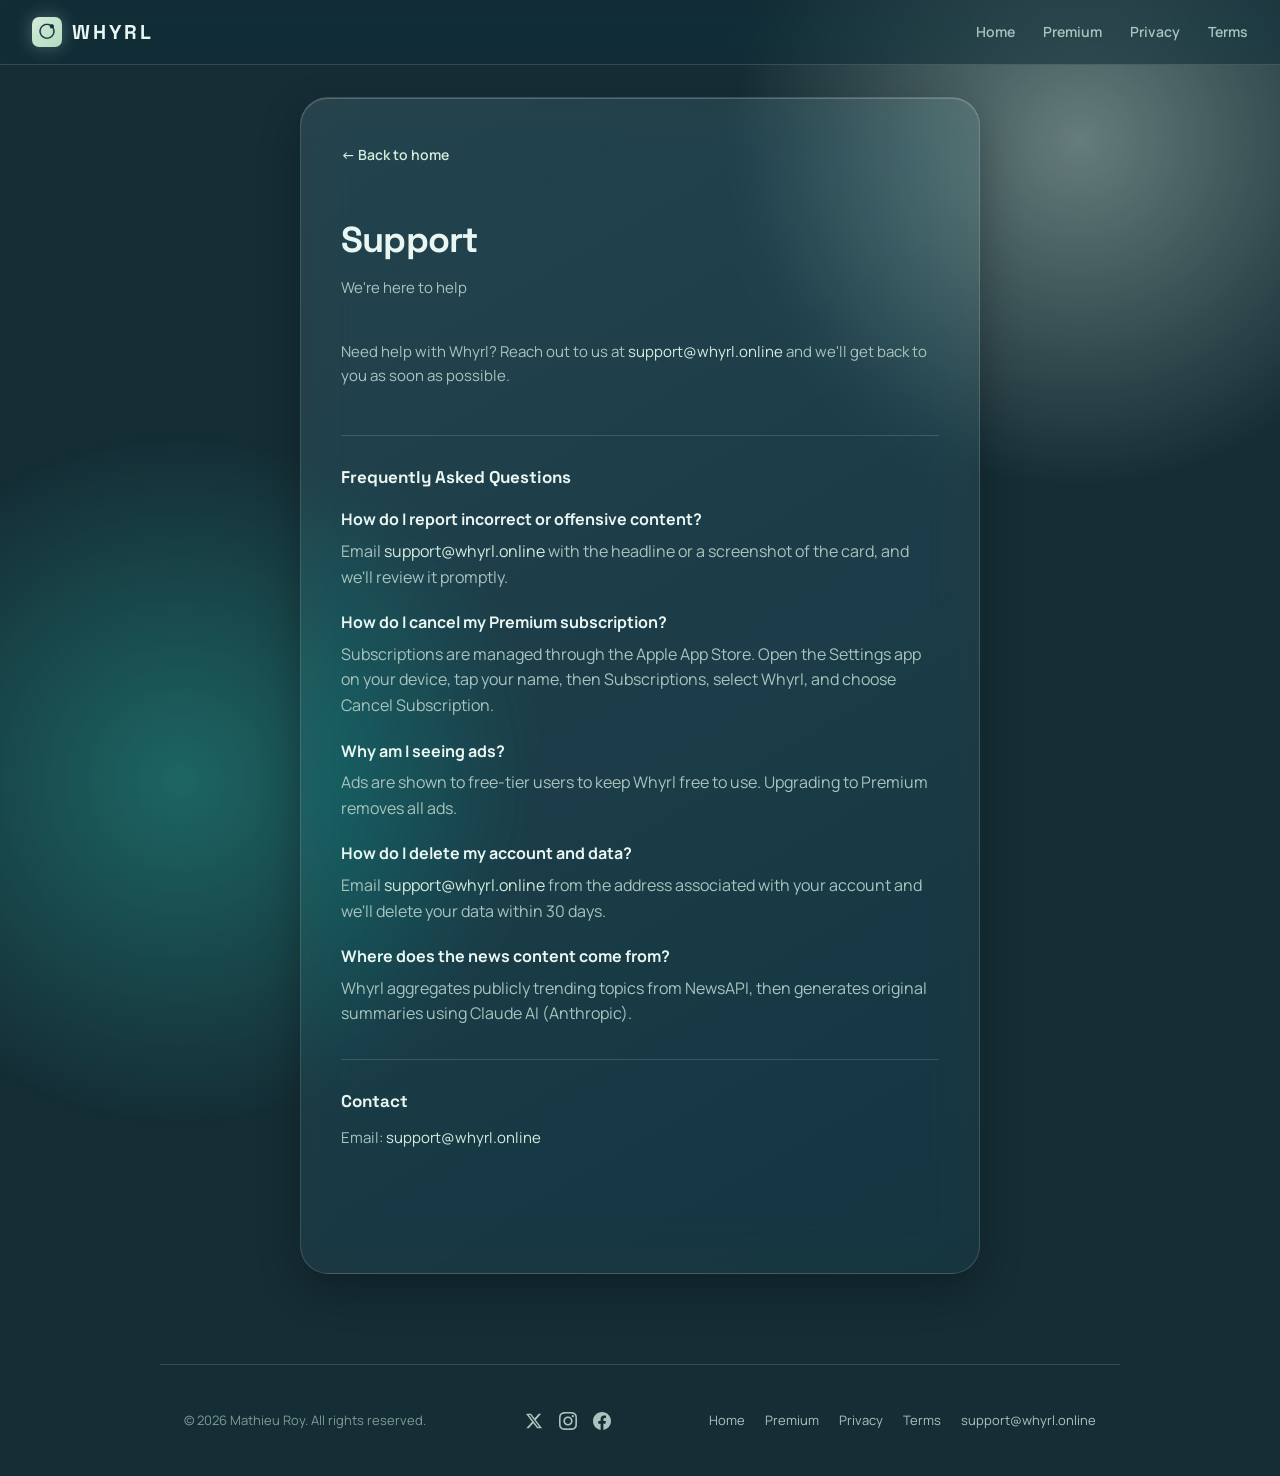
<file: support.html>
<!DOCTYPE html>
<html lang="en">
<head>
  <meta charset="UTF-8" />
  <meta name="viewport" content="width=device-width, initial-scale=1.0" />
  <meta name="description" content="Get help with Whyrl. FAQs, subscription management, and contact information." />
  <title>Support. Whyrl</title>
  <link rel="canonical" href="https://whyrl.app/support.html" />

  <link rel="icon" href="/favicon.ico" sizes="any" />
  <link rel="icon" type="image/png" sizes="32x32" href="/favicon-32.png" />
  <link rel="icon" type="image/png" sizes="16x16" href="/favicon-16.png" />
  <link rel="apple-touch-icon" sizes="180x180" href="/apple-touch-icon.png" />
  <meta name="theme-color" content="#152d35" />

  <meta property="og:type" content="website" />
  <meta property="og:url" content="https://whyrl.app/support.html" />
  <meta property="og:title" content="Support. Whyrl" />
  <meta property="og:description" content="Get help with Whyrl. FAQs, subscription management, and contact information." />
  <meta property="og:image" content="https://whyrl.app/og-image.png" />
  <meta property="og:image:width" content="1200" />
  <meta property="og:image:height" content="630" />

  <meta name="twitter:card" content="summary_large_image" />
  <meta name="twitter:title" content="Support. Whyrl" />
  <meta name="twitter:description" content="Get help with Whyrl. FAQs, subscription management, and contact information." />
  <meta name="twitter:image" content="https://whyrl.app/og-image.png" />

  <link rel="preconnect" href="https://fonts.googleapis.com">
  <link rel="preconnect" href="https://fonts.gstatic.com" crossorigin>
  <link href="https://fonts.googleapis.com/css2?family=Manrope:wght@400;500;600;700;800&family=Space+Grotesk:wght@500;600;700&display=swap" rel="stylesheet">
  <link rel="stylesheet" href="styles.css" />
</head>
<body>
  <header class="header">
    <div class="header-inner">
      <a class="logo" href="index.html">
        <img class="logo-mark" src="/apple-touch-icon.png" alt="" width="30" height="30" />
        Whyrl
      </a>
      <nav>
        <a href="index.html">Home</a>
        <a href="premium.html">Premium</a>
        <a href="privacy.html">Privacy</a>
        <a href="terms.html">Terms</a>
      </nav>
    </div>
  </header>

  <main class="content">
    <a class="back-link" href="index.html">&larr; Back to home</a>
    <h1>Support</h1>
    <p class="updated">We're here to help</p>

    <section>
      <p>
        Need help with Whyrl? Reach out to us at
        <a href="mailto:support@whyrl.online">support@whyrl.online</a> and we'll get back to
        you as soon as possible.
      </p>
    </section>

    <section class="faq">
      <h2>Frequently Asked Questions</h2>
      <dl>
        <dt>How do I report incorrect or offensive content?</dt>
        <dd>
          Email <a href="mailto:support@whyrl.online">support@whyrl.online</a> with the headline
          or a screenshot of the card, and we'll review it promptly.
        </dd>

        <dt>How do I cancel my Premium subscription?</dt>
        <dd>
          Subscriptions are managed through the Apple App Store. Open the Settings app
          on your device, tap your name, then Subscriptions, select Whyrl, and choose
          Cancel Subscription.
        </dd>

        <dt>Why am I seeing ads?</dt>
        <dd>
          Ads are shown to free-tier users to keep Whyrl free to use. Upgrading to
          Premium removes all ads.
        </dd>

        <dt>How do I delete my account and data?</dt>
        <dd>
          Email <a href="mailto:support@whyrl.online">support@whyrl.online</a> from the address
          associated with your account and we'll delete your data within 30 days.
        </dd>

        <dt>Where does the news content come from?</dt>
        <dd>
          Whyrl aggregates publicly trending topics from NewsAPI, then
          generates original summaries using Claude AI (Anthropic).
        </dd>
      </dl>
    </section>

    <section>
      <h2>Contact</h2>
      <p>Email: <a href="mailto:support@whyrl.online">support@whyrl.online</a></p>
    </section>
  </main>

  <footer class="footer">
    <p>&copy; 2026 Mathieu Roy. All rights reserved.</p>
    <div class="footer-social">
      <a href="https://x.com/WhyrlApp" target="_blank" rel="noopener" aria-label="Whyrl on X"><svg viewBox="0 0 24 24" width="18" height="18" fill="currentColor"><path d="M18.244 2.25h3.308l-7.227 8.26 8.502 11.24H16.17l-5.214-6.817L4.99 21.75H1.68l7.73-8.835L1.254 2.25H8.08l4.713 6.231zm-1.161 17.52h1.833L7.084 4.126H5.117z"/></svg></a>
      <a href="https://www.instagram.com/whyrlnews/" target="_blank" rel="noopener" aria-label="Whyrl on Instagram"><svg viewBox="0 0 24 24" width="18" height="18" fill="currentColor"><path d="M12 0C8.74 0 8.333.014 7.053.072 5.775.132 4.905.333 4.14.63c-.789.306-1.459.717-2.126 1.384S.935 3.35.63 4.14C.333 4.905.131 5.775.072 7.053.014 8.333 0 8.74 0 12s.014 3.667.072 4.947c.06 1.277.261 2.148.558 2.913.306.788.717 1.459 1.384 2.126.667.666 1.336 1.079 2.126 1.384.766.296 1.636.499 2.913.558C8.333 23.986 8.74 24 12 24s3.667-.014 4.947-.072c1.277-.06 2.148-.262 2.913-.558.788-.306 1.459-.718 2.126-1.384.666-.667 1.079-1.335 1.384-2.126.296-.765.499-1.636.558-2.913.06-1.28.072-1.687.072-4.947s-.014-3.667-.072-4.947c-.06-1.277-.262-2.149-.558-2.913-.306-.789-.718-1.459-1.384-2.126C21.319 1.347 20.651.935 19.86.63c-.765-.297-1.636-.499-2.913-.558C15.667.014 15.26 0 12 0zm0 2.16c3.203 0 3.585.016 4.85.071 1.17.055 1.805.249 2.227.415.562.217.96.477 1.382.896.419.42.679.819.896 1.381.164.422.36 1.057.413 2.227.057 1.266.07 1.646.07 4.85s-.015 3.585-.074 4.85c-.061 1.17-.256 1.805-.421 2.227-.224.562-.479.96-.897 1.382-.419.419-.824.679-1.38.896-.42.164-1.065.36-2.235.413-1.274.057-1.649.07-4.859.07-3.211 0-3.586-.015-4.859-.074-1.171-.061-1.816-.256-2.236-.421-.569-.224-.96-.479-1.379-.897-.421-.419-.69-.824-.897-1.38-.165-.42-.36-1.065-.42-2.235-.045-1.26-.061-1.649-.061-4.844 0-3.196.016-3.586.061-4.861.06-1.17.255-1.814.42-2.234.207-.569.477-.96.897-1.381.419-.419.81-.689 1.379-.896.42-.166 1.051-.361 2.221-.421 1.275-.045 1.65-.06 4.859-.06l.045.03zm0 3.678c-3.405 0-6.162 2.76-6.162 6.162 0 3.405 2.76 6.162 6.162 6.162 3.405 0 6.162-2.76 6.162-6.162 0-3.405-2.76-6.162-6.162-6.162zM12 16c-2.21 0-4-1.79-4-4s1.79-4 4-4 4 1.79 4 4-1.79 4-4 4zm7.846-10.405c0 .795-.646 1.44-1.44 1.44-.795 0-1.44-.646-1.44-1.44 0-.795.646-1.439 1.44-1.439.793-.001 1.44.644 1.44 1.439z"/></svg></a>
      <a href="https://www.facebook.com/profile.php?id=61594895091318" target="_blank" rel="noopener" aria-label="Whyrl on Facebook"><svg viewBox="0 0 24 24" width="18" height="18" fill="currentColor"><path d="M24 12.073c0-6.627-5.373-12-12-12s-12 5.373-12 12c0 5.99 4.388 10.954 10.125 11.854v-8.385H7.078v-3.47h3.047V9.43c0-3.007 1.792-4.669 4.533-4.669 1.312 0 2.686.235 2.686.235v2.953H15.83c-1.491 0-1.956.925-1.956 1.874v2.25h3.328l-.532 3.47h-2.796v8.385C19.612 23.027 24 18.062 24 12.073z"/></svg></a>
    </div>
    <div class="footer-links">
      <a href="index.html">Home</a>
      <a href="premium.html">Premium</a>
      <a href="privacy.html">Privacy</a>
      <a href="terms.html">Terms</a>
      <a href="mailto:support@whyrl.online">support@whyrl.online</a>
    </div>
  </footer>
</body>
</html>
</file>
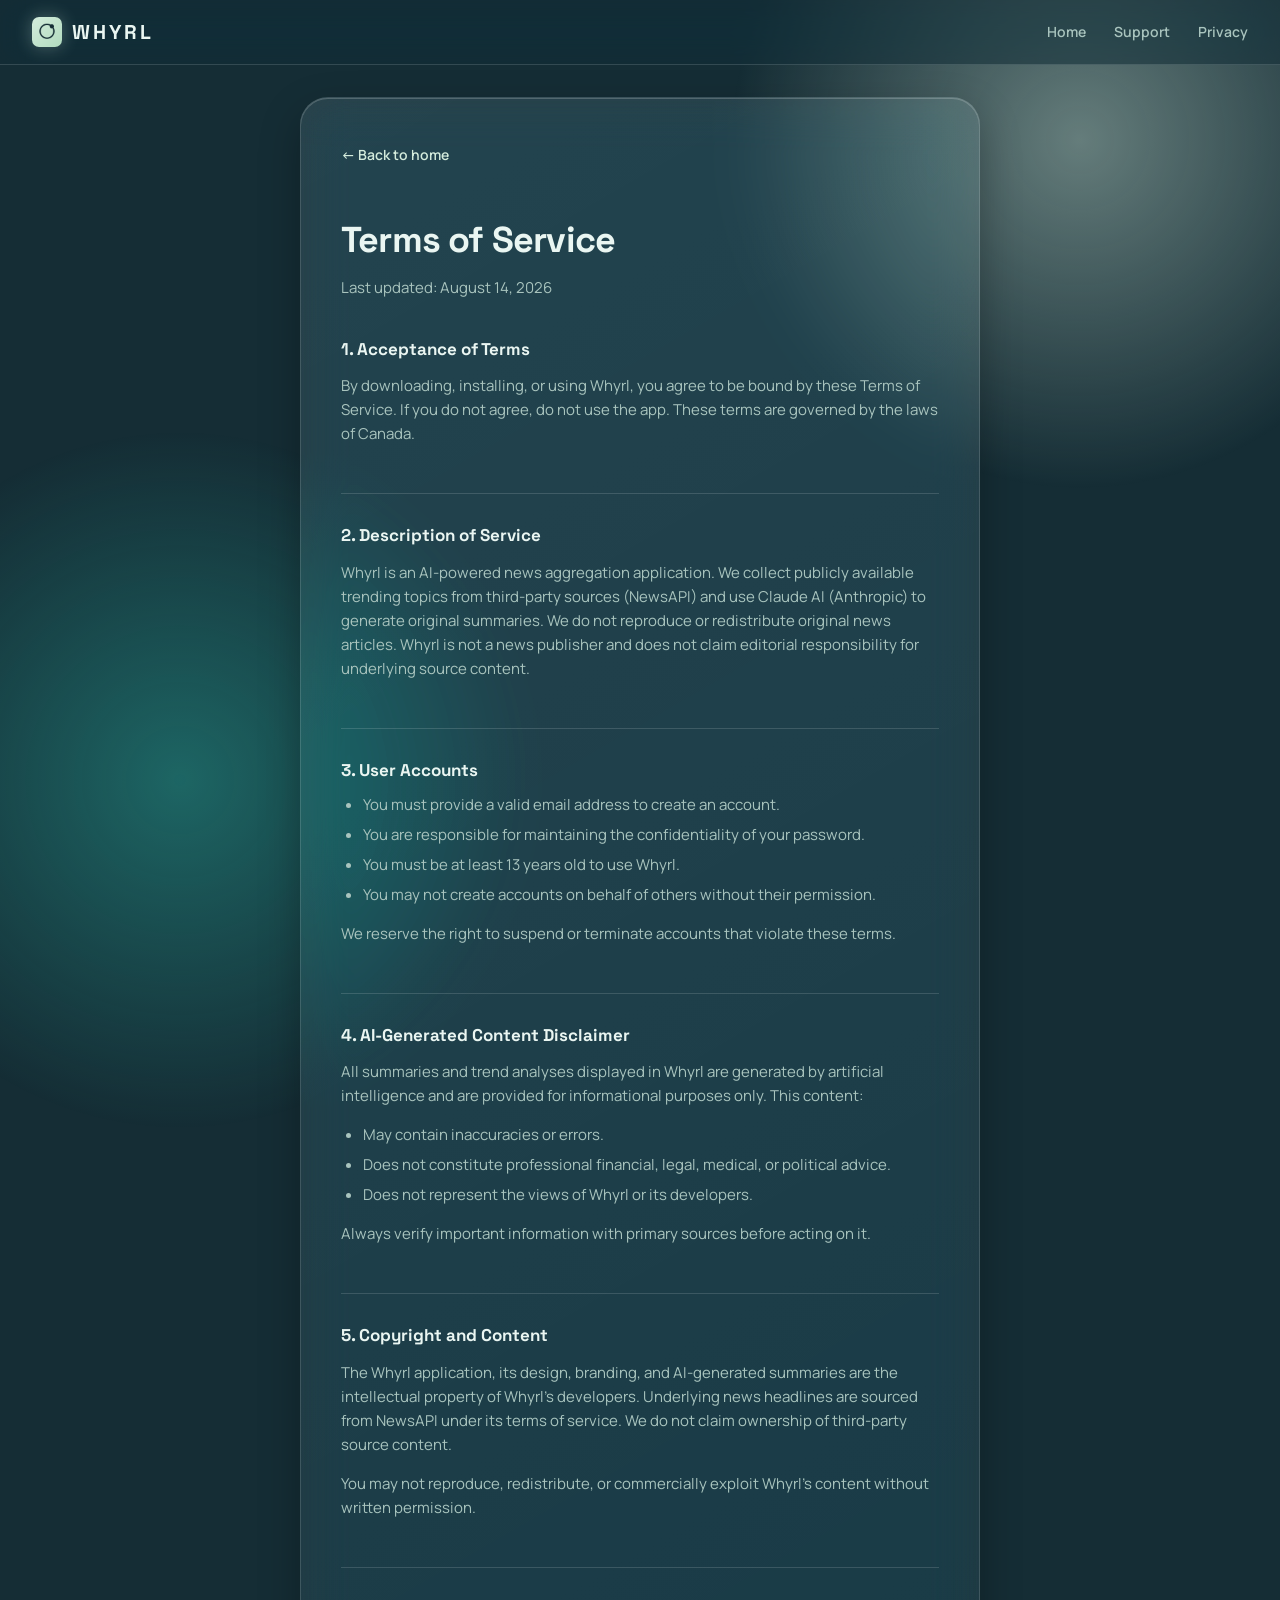
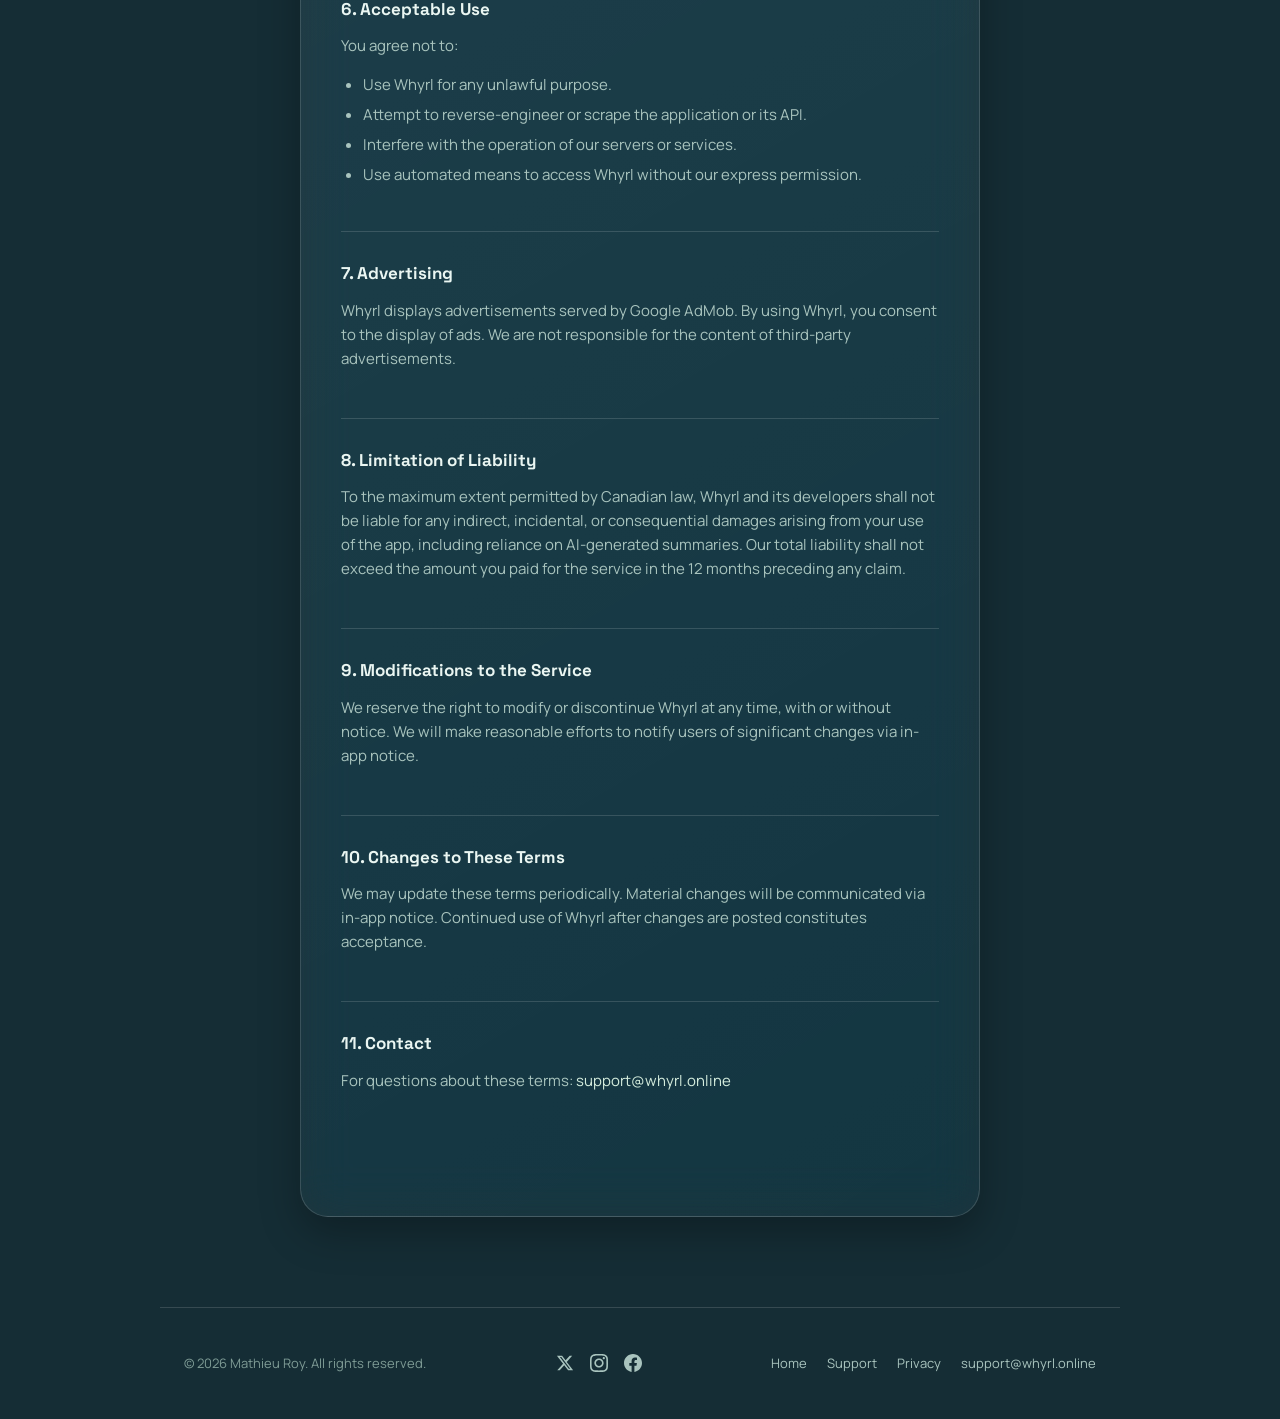
<file: terms.html>
<!DOCTYPE html>
<html lang="en">
<head>
  <meta charset="UTF-8" />
  <meta name="viewport" content="width=device-width, initial-scale=1.0" />
  <meta name="description" content="Whyrl's terms of service. Account, subscription, and usage terms." />
  <title>Terms of Service. Whyrl</title>
  <link rel="canonical" href="https://whyrl.app/terms.html" />

  <link rel="icon" href="/favicon.ico" sizes="any" />
  <link rel="icon" type="image/png" sizes="32x32" href="/favicon-32.png" />
  <link rel="icon" type="image/png" sizes="16x16" href="/favicon-16.png" />
  <link rel="apple-touch-icon" sizes="180x180" href="/apple-touch-icon.png" />
  <meta name="theme-color" content="#152d35" />

  <meta property="og:type" content="website" />
  <meta property="og:url" content="https://whyrl.app/terms.html" />
  <meta property="og:title" content="Terms of Service. Whyrl" />
  <meta property="og:description" content="Whyrl's terms of service. Account, subscription, and usage terms." />
  <meta property="og:image" content="https://whyrl.app/og-image.png" />
  <meta property="og:image:width" content="1200" />
  <meta property="og:image:height" content="630" />

  <meta name="twitter:card" content="summary_large_image" />
  <meta name="twitter:title" content="Terms of Service. Whyrl" />
  <meta name="twitter:description" content="Whyrl's terms of service. Account, subscription, and usage terms." />
  <meta name="twitter:image" content="https://whyrl.app/og-image.png" />

  <link rel="preconnect" href="https://fonts.googleapis.com">
  <link rel="preconnect" href="https://fonts.gstatic.com" crossorigin>
  <link href="https://fonts.googleapis.com/css2?family=Manrope:wght@400;500;600;700;800&family=Space+Grotesk:wght@500;600;700&display=swap" rel="stylesheet">
  <link rel="stylesheet" href="styles.css" />
</head>
<body>
  <header class="header">
    <div class="header-inner">
      <a class="logo" href="index.html">
        <img class="logo-mark" src="/apple-touch-icon.png" alt="" width="30" height="30" />
        Whyrl
      </a>
      <nav>
        <a href="index.html">Home</a>
        <a href="support.html">Support</a>
        <a href="privacy.html">Privacy</a>
      </nav>
    </div>
  </header>

  <main class="content">
    <a class="back-link" href="index.html">&larr; Back to home</a>
    <h1>Terms of Service</h1>
    <p class="updated">Last updated: August 14, 2026</p>

    <section>
      <h2>1. Acceptance of Terms</h2>
      <p>
        By downloading, installing, or using Whyrl, you agree to be bound by these Terms
        of Service. If you do not agree, do not use the app. These terms are governed by
        the laws of Canada.
      </p>
    </section>

    <section>
      <h2>2. Description of Service</h2>
      <p>
        Whyrl is an AI-powered news aggregation application. We collect publicly
        available trending topics from third-party sources (NewsAPI) and use
        Claude AI (Anthropic) to generate original summaries. We do not reproduce or
        redistribute original news articles. Whyrl is not a news publisher and does not
        claim editorial responsibility for underlying source content.
      </p>
    </section>

    <section>
      <h2>3. User Accounts</h2>
      <ul>
        <li>You must provide a valid email address to create an account.</li>
        <li>You are responsible for maintaining the confidentiality of your password.</li>
        <li>You must be at least 13 years old to use Whyrl.</li>
        <li>You may not create accounts on behalf of others without their permission.</li>
      </ul>
      <p>We reserve the right to suspend or terminate accounts that violate these terms.</p>
    </section>

    <section>
      <h2>4. AI-Generated Content Disclaimer</h2>
      <p>
        All summaries and trend analyses displayed in Whyrl are generated by artificial
        intelligence and are provided for informational purposes only. This content:
      </p>
      <ul>
        <li>May contain inaccuracies or errors.</li>
        <li>Does not constitute professional financial, legal, medical, or political advice.</li>
        <li>Does not represent the views of Whyrl or its developers.</li>
      </ul>
      <p>Always verify important information with primary sources before acting on it.</p>
    </section>

    <section>
      <h2>5. Copyright and Content</h2>
      <p>
        The Whyrl application, its design, branding, and AI-generated summaries are the
        intellectual property of Whyrl's developers. Underlying news headlines are
        sourced from NewsAPI under its terms of service. We do
        not claim ownership of third-party source content.
      </p>
      <p>
        You may not reproduce, redistribute, or commercially exploit Whyrl's content
        without written permission.
      </p>
    </section>

    <section>
      <h2>6. Acceptable Use</h2>
      <p>You agree not to:</p>
      <ul>
        <li>Use Whyrl for any unlawful purpose.</li>
        <li>Attempt to reverse-engineer or scrape the application or its API.</li>
        <li>Interfere with the operation of our servers or services.</li>
        <li>Use automated means to access Whyrl without our express permission.</li>
      </ul>
    </section>

    <section>
      <h2>7. Advertising</h2>
      <p>
        Whyrl displays advertisements served by Google AdMob. By using Whyrl, you
        consent to the display of ads. We are not responsible for the content of
        third-party advertisements.
      </p>
    </section>

    <section>
      <h2>8. Limitation of Liability</h2>
      <p>
        To the maximum extent permitted by Canadian law, Whyrl and its developers shall
        not be liable for any indirect, incidental, or consequential damages arising
        from your use of the app, including reliance on AI-generated summaries. Our
        total liability shall not exceed the amount you paid for the service in the 12
        months preceding any claim.
      </p>
    </section>

    <section>
      <h2>9. Modifications to the Service</h2>
      <p>
        We reserve the right to modify or discontinue Whyrl at any time, with or without
        notice. We will make reasonable efforts to notify users of significant changes
        via in-app notice.
      </p>
    </section>

    <section>
      <h2>10. Changes to These Terms</h2>
      <p>
        We may update these terms periodically. Material changes will be communicated
        via in-app notice. Continued use of Whyrl after changes are posted constitutes
        acceptance.
      </p>
    </section>

    <section>
      <h2>11. Contact</h2>
      <p>For questions about these terms: <a href="mailto:support@whyrl.online">support@whyrl.online</a></p>
    </section>
  </main>

  <footer class="footer">
    <p>&copy; 2026 Mathieu Roy. All rights reserved.</p>
    <div class="footer-social">
      <a href="https://x.com/WhyrlApp" target="_blank" rel="noopener" aria-label="Whyrl on X"><svg viewBox="0 0 24 24" width="18" height="18" fill="currentColor"><path d="M18.244 2.25h3.308l-7.227 8.26 8.502 11.24H16.17l-5.214-6.817L4.99 21.75H1.68l7.73-8.835L1.254 2.25H8.08l4.713 6.231zm-1.161 17.52h1.833L7.084 4.126H5.117z"/></svg></a>
      <a href="https://www.instagram.com/whyrlnews/" target="_blank" rel="noopener" aria-label="Whyrl on Instagram"><svg viewBox="0 0 24 24" width="18" height="18" fill="currentColor"><path d="M12 0C8.74 0 8.333.014 7.053.072 5.775.132 4.905.333 4.14.63c-.789.306-1.459.717-2.126 1.384S.935 3.35.63 4.14C.333 4.905.131 5.775.072 7.053.014 8.333 0 8.74 0 12s.014 3.667.072 4.947c.06 1.277.261 2.148.558 2.913.306.788.717 1.459 1.384 2.126.667.666 1.336 1.079 2.126 1.384.766.296 1.636.499 2.913.558C8.333 23.986 8.74 24 12 24s3.667-.014 4.947-.072c1.277-.06 2.148-.262 2.913-.558.788-.306 1.459-.718 2.126-1.384.666-.667 1.079-1.335 1.384-2.126.296-.765.499-1.636.558-2.913.06-1.28.072-1.687.072-4.947s-.014-3.667-.072-4.947c-.06-1.277-.262-2.149-.558-2.913-.306-.789-.718-1.459-1.384-2.126C21.319 1.347 20.651.935 19.86.63c-.765-.297-1.636-.499-2.913-.558C15.667.014 15.26 0 12 0zm0 2.16c3.203 0 3.585.016 4.85.071 1.17.055 1.805.249 2.227.415.562.217.96.477 1.382.896.419.42.679.819.896 1.381.164.422.36 1.057.413 2.227.057 1.266.07 1.646.07 4.85s-.015 3.585-.074 4.85c-.061 1.17-.256 1.805-.421 2.227-.224.562-.479.96-.897 1.382-.419.419-.824.679-1.38.896-.42.164-1.065.36-2.235.413-1.274.057-1.649.07-4.859.07-3.211 0-3.586-.015-4.859-.074-1.171-.061-1.816-.256-2.236-.421-.569-.224-.96-.479-1.379-.897-.421-.419-.69-.824-.897-1.38-.165-.42-.36-1.065-.42-2.235-.045-1.26-.061-1.649-.061-4.844 0-3.196.016-3.586.061-4.861.06-1.17.255-1.814.42-2.234.207-.569.477-.96.897-1.381.419-.419.81-.689 1.379-.896.42-.166 1.051-.361 2.221-.421 1.275-.045 1.65-.06 4.859-.06l.045.03zm0 3.678c-3.405 0-6.162 2.76-6.162 6.162 0 3.405 2.76 6.162 6.162 6.162 3.405 0 6.162-2.76 6.162-6.162 0-3.405-2.76-6.162-6.162-6.162zM12 16c-2.21 0-4-1.79-4-4s1.79-4 4-4 4 1.79 4 4-1.79 4-4 4zm7.846-10.405c0 .795-.646 1.44-1.44 1.44-.795 0-1.44-.646-1.44-1.44 0-.795.646-1.439 1.44-1.439.793-.001 1.44.644 1.44 1.439z"/></svg></a>
      <a href="https://www.facebook.com/profile.php?id=61594895091318" target="_blank" rel="noopener" aria-label="Whyrl on Facebook"><svg viewBox="0 0 24 24" width="18" height="18" fill="currentColor"><path d="M24 12.073c0-6.627-5.373-12-12-12s-12 5.373-12 12c0 5.99 4.388 10.954 10.125 11.854v-8.385H7.078v-3.47h3.047V9.43c0-3.007 1.792-4.669 4.533-4.669 1.312 0 2.686.235 2.686.235v2.953H15.83c-1.491 0-1.956.925-1.956 1.874v2.25h3.328l-.532 3.47h-2.796v8.385C19.612 23.027 24 18.062 24 12.073z"/></svg></a>
    </div>
    <div class="footer-links">
      <a href="index.html">Home</a>
      <a href="support.html">Support</a>
      <a href="privacy.html">Privacy</a>
      <a href="mailto:support@whyrl.online">support@whyrl.online</a>
    </div>
  </footer>
</body>
</html>
</file>
<file: styles.css>
:root {
  --bg: #152d35;
  --surface: rgba(255, 255, 255, 0.07);
  --surface-elevated: rgba(255, 255, 255, 0.11);
  --border: rgba(255, 255, 255, 0.14);
  --border-strong: rgba(255, 255, 255, 0.22);
  --accent: #d4ecdd;
  --accent-dim: rgba(212, 236, 221, 0.14);
  --accent-glow: rgba(212, 236, 221, 0.3);
  --on-accent: #12241f;
  --text-primary: #eaf6f2;
  --text-secondary: #a9c4be;
  --text-muted: #7e9b95;

  --c-politics: #ff7d96;
  --c-finance: #ffc24b;
  --c-sport: #4ade80;
  --c-entertainment: #f472b6;
  --c-tech: #d4ecdd;
  --c-world: #5cc8fa;

  --font-display: "Space Grotesk", Manrope, -apple-system, BlinkMacSystemFont, "Segoe UI", sans-serif;
}

* {
  box-sizing: border-box;
}

html {
  scroll-behavior: smooth;
  background: var(--bg);
}

body {
  margin: 0;
  min-height: 100vh;
  background: var(--bg);
  color: var(--text-primary);
  font-family: Manrope, -apple-system, BlinkMacSystemFont, "Segoe UI", Roboto, Helvetica, Arial, sans-serif;
  line-height: 1.6;
  -webkit-font-smoothing: antialiased;
}

/* Ambient light blooms behind the glass panels */
body::before,
body::after {
  content: "";
  position: fixed;
  pointer-events: none;
  z-index: 0;
}

body::before {
  top: -240px;
  right: -180px;
  width: 760px;
  height: 760px;
  background: radial-gradient(circle, rgba(212, 236, 221, 0.42) 0%, rgba(212, 236, 221, 0) 65%);
}

body::after {
  bottom: -260px;
  left: -200px;
  width: 760px;
  height: 760px;
  background: radial-gradient(circle, rgba(45, 212, 191, 0.34) 0%, rgba(45, 212, 191, 0) 65%);
}

a {
  color: var(--accent);
}

h1,
h2,
h3 {
  font-family: var(--font-display);
  line-height: 1.15;
}

/* ---------- Header ---------- */
.header {
  position: sticky;
  top: 0;
  z-index: 10;
  width: 100%;
  background: rgba(21, 45, 53, 0.55);
  -webkit-backdrop-filter: blur(18px) saturate(140%);
  backdrop-filter: blur(18px) saturate(140%);
  border-bottom: 1px solid var(--border);
}

.header-inner {
  display: flex;
  align-items: center;
  justify-content: space-between;
  padding: 16px 32px;
}

.logo {
  display: flex;
  align-items: center;
  gap: 10px;
  font-family: var(--font-display);
  font-weight: 700;
  font-size: 20px;
  letter-spacing: 3px;
  text-transform: uppercase;
  color: var(--text-primary);
  text-decoration: none;
}

.logo-mark {
  width: 30px;
  height: 30px;
  border-radius: 7px;
  display: block;
  box-shadow: 0 0 18px var(--accent-glow);
}

.header nav {
  display: flex;
  align-items: center;
  gap: 28px;
}

.header nav a {
  color: var(--text-secondary);
  text-decoration: none;
  font-size: 14px;
  font-weight: 600;
  transition: color 0.15s ease;
}

.header nav a:hover {
  color: var(--text-primary);
}

/* ---------- Hero ---------- */
.hero {
  position: relative;
  max-width: 760px;
  margin: 0 auto;
  padding: 96px 24px 56px;
  text-align: center;
  z-index: 1;
}

.eyebrow {
  display: inline-flex;
  align-items: center;
  gap: 6px;
  padding: 6px 14px;
  border-radius: 999px;
  font-size: 12px;
  font-weight: 700;
  letter-spacing: 0.08em;
  text-transform: uppercase;
  color: var(--accent);
  background: var(--accent-dim);
  border: 1px solid rgba(212, 236, 221, 0.3);
  margin-bottom: 24px;
}

.hero h1 {
  font-size: 56px;
  font-weight: 700;
  letter-spacing: -1.5px;
  line-height: 1.05;
  margin: 0 0 20px;
}

.hero h1 .accent {
  background: linear-gradient(135deg, #d4ecdd, #2dd4bf);
  -webkit-background-clip: text;
  background-clip: text;
  color: transparent;
}

.subtitle {
  color: var(--text-secondary);
  font-size: 18px;
  max-width: 540px;
  margin: 0 auto 36px;
}

.cta-row {
  display: flex;
  flex-wrap: wrap;
  justify-content: center;
  gap: 14px;
  margin-bottom: 56px;
}

.btn {
  display: inline-flex;
  align-items: center;
  gap: 8px;
  padding: 13px 26px;
  border-radius: 999px;
  font-size: 15px;
  font-weight: 700;
  text-decoration: none;
  transition: transform 0.15s ease, box-shadow 0.15s ease, background 0.15s ease;
  border: 1px solid transparent;
}

.btn:hover {
  transform: translateY(-2px);
}

.btn-primary {
  background: var(--accent);
  color: var(--on-accent);
  border-color: rgba(255, 255, 255, 0.5);
  box-shadow: 0 0 24px rgba(212, 236, 221, 0.3), inset 0 1px 0 rgba(255, 255, 255, 0.6);
}

.btn-primary:hover {
  box-shadow: 0 0 32px rgba(212, 236, 221, 0.45), inset 0 1px 0 rgba(255, 255, 255, 0.6);
}

.btn-secondary {
  background: var(--surface);
  color: var(--text-primary);
  border-color: var(--border);
  box-shadow: inset 0 1px 0 rgba(255, 255, 255, 0.14);
  -webkit-backdrop-filter: blur(14px);
  backdrop-filter: blur(14px);
}

.btn-secondary:hover {
  border-color: var(--accent);
  color: var(--accent);
}

/* ---------- Category pills ---------- */
.categories {
  display: flex;
  flex-wrap: wrap;
  justify-content: center;
  gap: 10px;
}

.pill {
  display: inline-flex;
  align-items: center;
  gap: 8px;
  padding: 8px 16px;
  border-radius: 999px;
  font-size: 13px;
  font-weight: 700;
  background: color-mix(in srgb, var(--accent) 12%, transparent);
  border: 1px solid color-mix(in srgb, var(--accent) 34%, transparent);
  color: var(--accent);
  -webkit-backdrop-filter: blur(12px);
  backdrop-filter: blur(12px);
}

.pill::before {
  content: "";
  width: 7px;
  height: 7px;
  border-radius: 50%;
  background: currentColor;
}

/* ---------- Sections ---------- */
.section {
  max-width: 960px;
  margin: 0 auto;
  padding: 64px 24px;
  position: relative;
  z-index: 1;
}

.section-head {
  text-align: center;
  max-width: 560px;
  margin: 0 auto 48px;
}

.section-head h2 {
  font-size: 36px;
  font-weight: 700;
  letter-spacing: -0.8px;
  margin: 0 0 12px;
}

.section-head p {
  color: var(--text-secondary);
  font-size: 16px;
  margin: 0;
}

/* ---------- Feature grid (glass cards) ---------- */
.grid {
  display: grid;
  grid-template-columns: repeat(3, 1fr);
  gap: 20px;
}

.card,
.price-card,
.confirm-card {
  background: linear-gradient(145deg, rgba(255, 255, 255, 0.11) 0%, rgba(255, 255, 255, 0.04) 100%);
  border: 1px solid var(--border);
  border-radius: 20px;
  -webkit-backdrop-filter: blur(20px) saturate(150%);
  backdrop-filter: blur(20px) saturate(150%);
  box-shadow: 0 10px 28px rgba(0, 0, 0, 0.25), inset 0 1px 0 rgba(255, 255, 255, 0.2);
}

.card {
  padding: 24px;
  transition: border-color 0.2s ease, transform 0.2s ease;
}

.card:hover {
  border-color: var(--border-strong);
  transform: translateY(-3px);
}

.card-icon {
  display: inline-flex;
  align-items: center;
  justify-content: center;
  width: 42px;
  height: 42px;
  border-radius: 12px;
  margin-bottom: 16px;
  color: var(--accent);
  background: var(--accent-dim);
  border: 1px solid rgba(212, 236, 221, 0.25);
}

.card-icon svg {
  width: 20px;
  height: 20px;
  stroke: currentColor;
  fill: none;
  stroke-width: 2;
  stroke-linecap: round;
  stroke-linejoin: round;
}

.card h3 {
  font-size: 18px;
  font-weight: 700;
  margin: 0 0 8px;
}

.card p {
  color: var(--text-secondary);
  font-size: 14px;
  margin: 0;
}

/* ---------- Pricing ---------- */
.pricing-grid {
  display: grid;
  grid-template-columns: repeat(2, 1fr);
  gap: 20px;
  max-width: 720px;
  margin: 0 auto;
}

.price-card {
  position: relative;
  padding: 28px;
}

.price-card.premium {
  border-color: var(--accent);
}

.price-badge {
  position: absolute;
  top: -12px;
  left: 24px;
  background: var(--accent);
  color: var(--on-accent);
  font-size: 11px;
  font-weight: 800;
  letter-spacing: 0.08em;
  text-transform: uppercase;
  padding: 4px 10px;
  border-radius: 6px;
}

.price-head {
  display: flex;
  justify-content: space-between;
  align-items: flex-end;
  margin-bottom: 4px;
}

.price-name {
  font-family: var(--font-display);
  font-size: 20px;
  font-weight: 700;
}

.accent-text {
  color: var(--accent);
}

.price-amount {
  display: flex;
  align-items: flex-end;
  gap: 2px;
}

.price-amount .amount {
  font-family: var(--font-display);
  font-size: 28px;
  font-weight: 700;
}

.price-amount .period {
  font-size: 13px;
  color: var(--text-muted);
  padding-bottom: 3px;
}

.feature-list {
  list-style: none;
  margin: 20px 0 0;
  padding: 0;
  display: flex;
  flex-direction: column;
  gap: 10px;
}

.feature-list li {
  display: flex;
  align-items: center;
  gap: 10px;
  font-size: 14px;
  color: var(--text-primary);
}

.feature-list li.muted {
  color: var(--text-muted);
}

.feature-icon {
  flex-shrink: 0;
  width: 18px;
  height: 18px;
  border-radius: 50%;
  display: inline-flex;
  align-items: center;
  justify-content: center;
  font-size: 11px;
  font-weight: 700;
  background: var(--border);
  color: var(--text-muted);
}

.feature-icon.yes {
  background: var(--accent-dim);
  color: var(--accent);
}

.feature-icon.yes.premium-yes {
  background: var(--accent);
  color: var(--on-accent);
}

.price-cta {
  display: flex;
  width: 100%;
  justify-content: center;
  margin-top: 24px;
}

.price-note {
  text-align: center;
  color: var(--text-muted);
  font-size: 12px;
  margin: 28px 0 0;
}

/* ---------- Premium banner ---------- */
.banner {
  max-width: 960px;
  margin: 0 auto;
  padding: 0 24px 64px;
  position: relative;
  z-index: 1;
}

.banner-inner {
  display: flex;
  flex-wrap: wrap;
  align-items: center;
  justify-content: space-between;
  gap: 24px;
  padding: 40px;
  border-radius: 24px;
  background: linear-gradient(135deg, rgba(212, 236, 221, 0.16), rgba(212, 236, 221, 0.04));
  border: 1px solid rgba(212, 236, 221, 0.3);
  -webkit-backdrop-filter: blur(20px);
  backdrop-filter: blur(20px);
}

.banner-text h2 {
  font-size: 24px;
  font-weight: 700;
  margin: 0 0 8px;
}

.banner-text p {
  color: var(--text-secondary);
  margin: 0;
  max-width: 420px;
}

/* ---------- Content pages (privacy/terms/support) ---------- */
.content {
  max-width: 680px;
  margin: 32px auto 90px;
  padding: 44px 40px;
  position: relative;
  z-index: 1;
  background: linear-gradient(150deg, rgba(255, 255, 255, 0.10) 0%, rgba(255, 255, 255, 0.035) 100%);
  border: 1px solid var(--border);
  border-radius: 28px;
  -webkit-backdrop-filter: blur(24px) saturate(150%);
  backdrop-filter: blur(24px) saturate(150%);
  box-shadow: 0 16px 40px rgba(0, 0, 0, 0.28), inset 0 1px 0 rgba(255, 255, 255, 0.2);
}

.content h1 {
  font-size: 36px;
  font-weight: 700;
  letter-spacing: -0.8px;
  margin-bottom: 8px;
}

.updated {
  color: var(--text-muted);
  font-size: 12px;
  margin-bottom: 40px;
}

.content section {
  margin-bottom: 32px;
  padding-bottom: 32px;
  border-bottom: 1px solid var(--border);
}

.content section:last-of-type {
  border-bottom: none;
}

.content h2 {
  font-size: 17px;
  font-weight: 700;
  margin-bottom: 12px;
}

.content p,
.content li {
  color: var(--text-secondary);
  font-size: 15px;
}

.content ul {
  padding-left: 22px;
  margin: 12px 0;
}

.content li {
  margin-bottom: 6px;
}

.content a {
  color: var(--accent);
  text-decoration: none;
  border-bottom: 1px solid transparent;
}

.content a:hover {
  border-bottom-color: var(--accent);
}

.faq dl {
  margin: 0;
}

.faq dt {
  font-weight: 700;
  margin-top: 20px;
  color: var(--text-primary);
}

.faq dd {
  color: var(--text-secondary);
  margin: 6px 0 0;
}

.back-link {
  display: inline-flex;
  align-items: center;
  gap: 6px;
  margin-bottom: 28px;
  color: var(--text-secondary);
  text-decoration: none;
  font-size: 14px;
  font-weight: 600;
}

.back-link:hover {
  color: var(--accent);
}

/* ---------- Email confirmation ---------- */
.confirm-wrap {
  min-height: calc(100vh - 130px);
  display: flex;
  align-items: center;
  justify-content: center;
  padding: 24px;
  position: relative;
  z-index: 1;
}

.confirm-card {
  max-width: 420px;
  width: 100%;
  text-align: center;
  padding: 44px 32px;
}

.confirm-icon {
  display: inline-flex;
  align-items: center;
  justify-content: center;
  width: 56px;
  height: 56px;
  border-radius: 50%;
  background: var(--accent-dim);
  border: 1px solid rgba(212, 236, 221, 0.3);
  color: var(--accent);
  font-size: 28px;
  font-weight: 900;
  margin-bottom: 20px;
}

.confirm-card h1 {
  font-size: 26px;
  font-weight: 700;
  letter-spacing: -0.3px;
  margin: 0 0 10px;
}

.confirm-card p {
  color: var(--text-secondary);
  font-size: 15px;
  margin: 0 0 28px;
}

/* ---------- Footer ---------- */
.footer {
  max-width: 960px;
  margin: 0 auto;
  padding: 32px 24px;
  border-top: 1px solid var(--border);
  display: flex;
  flex-wrap: wrap;
  align-items: center;
  justify-content: space-between;
  gap: 12px;
  color: var(--text-muted);
  font-size: 13px;
  position: relative;
  z-index: 1;
}

.footer-links {
  display: flex;
  gap: 20px;
}

.footer-social {
  display: flex;
  gap: 16px;
}

.footer a {
  color: var(--text-secondary);
  text-decoration: none;
}

.footer-social a svg {
  display: block;
}

.footer a:hover {
  color: var(--text-primary);
}

/* ---------- Responsive ---------- */
@media (max-width: 720px) {
  .hero {
    padding-top: 64px;
  }

  .hero h1 {
    font-size: 40px;
  }

  .subtitle {
    font-size: 16px;
  }

  .grid {
    grid-template-columns: 1fr;
  }

  .pricing-grid {
    grid-template-columns: 1fr;
  }

  .banner-inner {
    flex-direction: column;
    text-align: center;
    padding: 32px 24px;
  }

  .header-inner {
    padding: 14px 20px;
  }

  .header nav {
    gap: 16px;
  }

  .logo {
    letter-spacing: 2px;
    font-size: 18px;
  }

  .content {
    margin: 16px 16px 64px;
    padding: 32px 24px;
  }

  .footer {
    flex-direction: column;
    text-align: center;
  }
}
</file>
